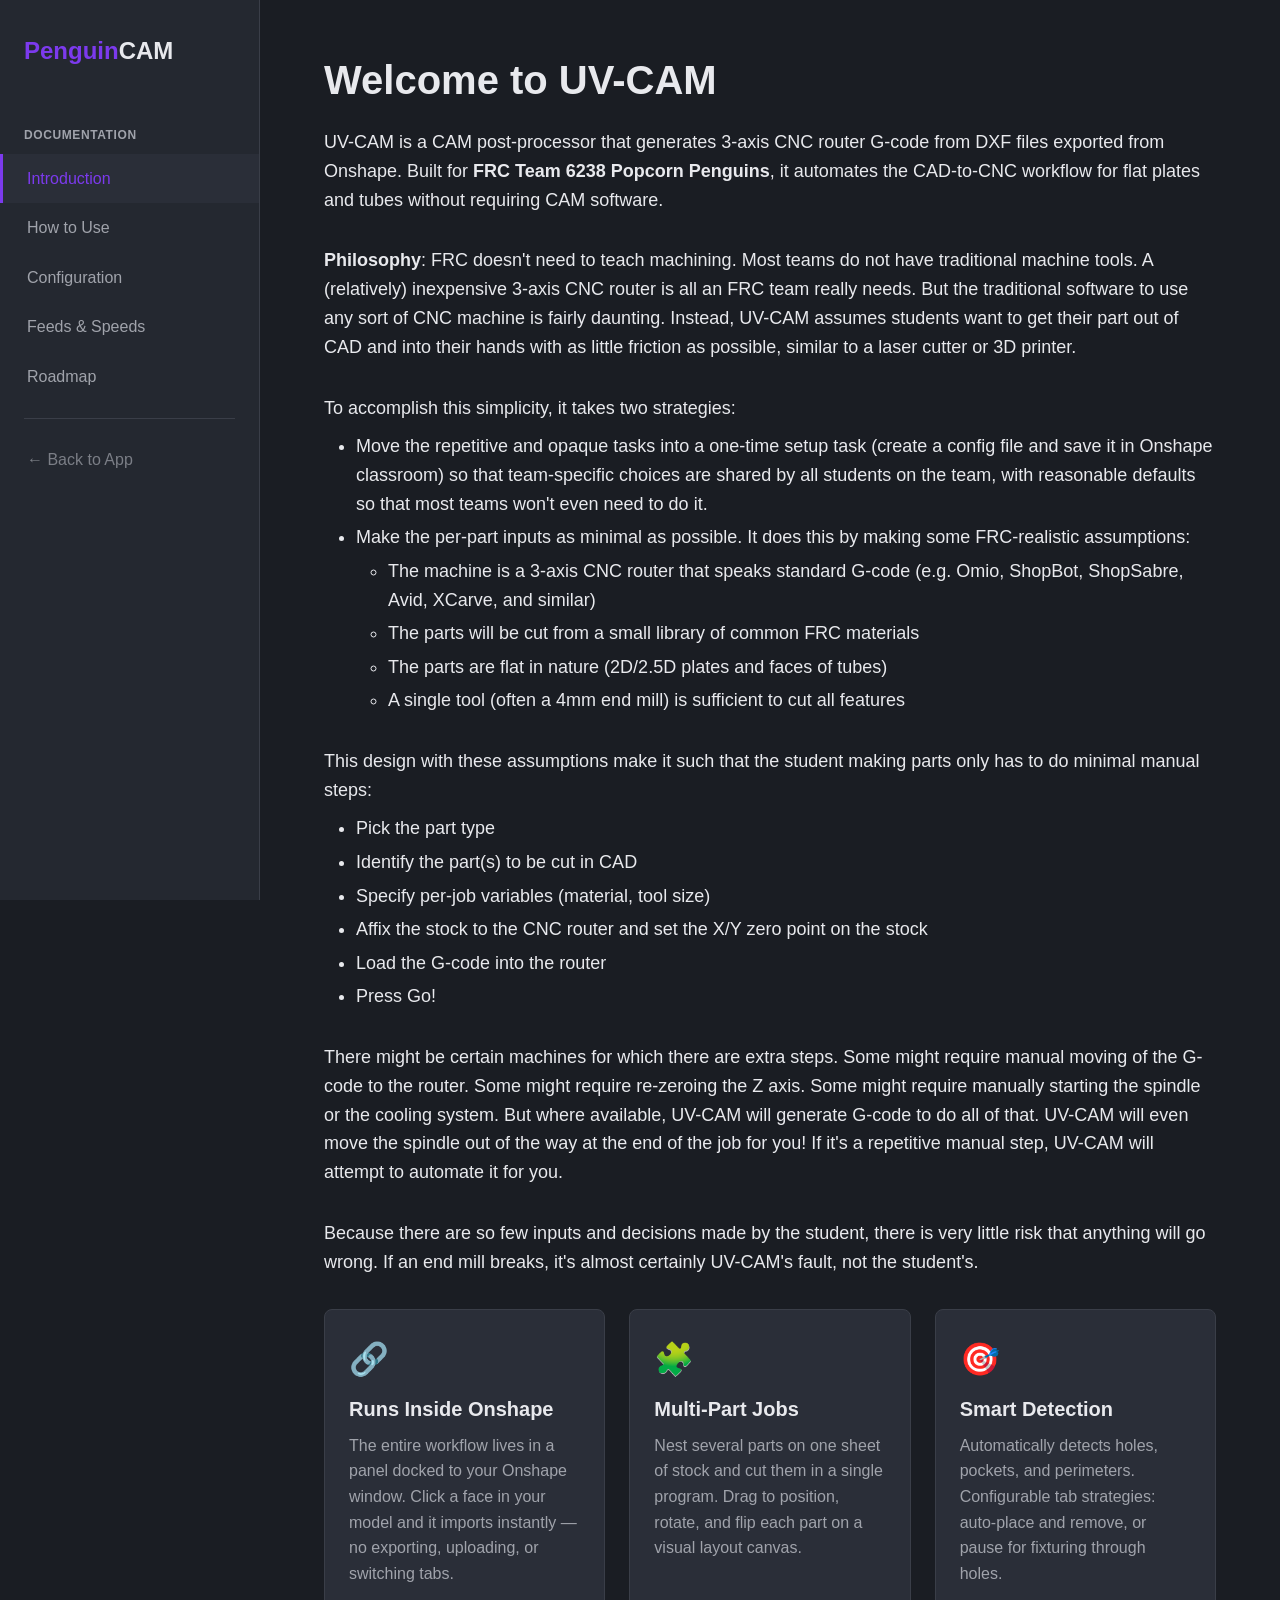
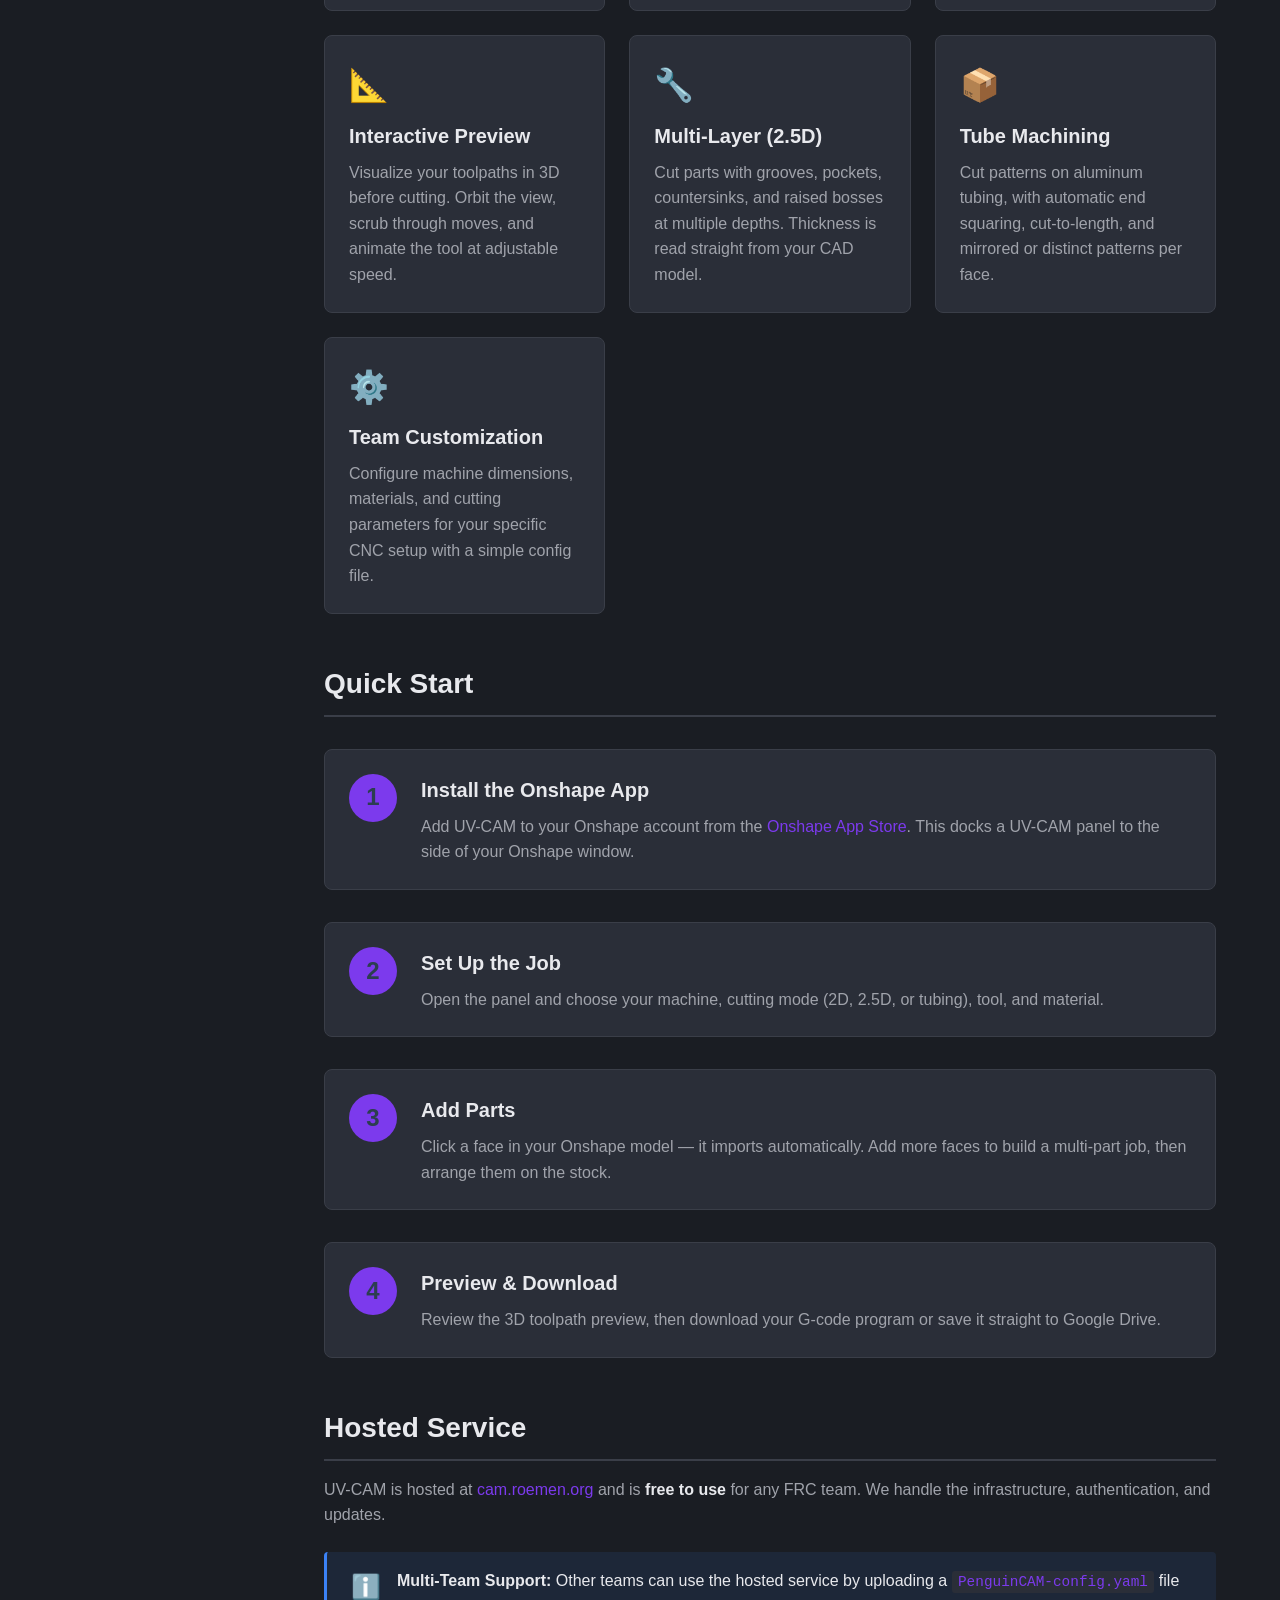
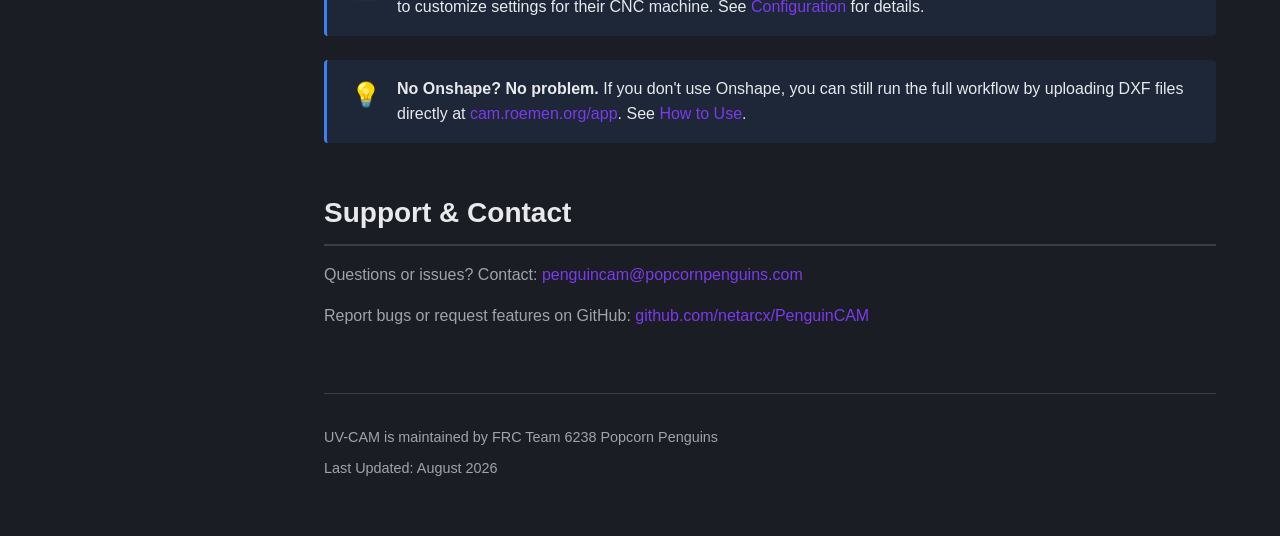
<file: static/docs/index.html>
<!DOCTYPE html>
<html lang="en">
<head>
    <meta charset="UTF-8">
    <meta name="viewport" content="width=device-width, initial-scale=1.0">
    <title>UV-CAM Documentation</title>
    <link rel="stylesheet" href="style.css">
</head>
<body>
    <nav class="sidebar">
        <div class="logo">
            <span class="accent">Penguin</span>CAM
        </div>
        <div class="nav-section">Documentation</div>
        <a href="index.html" class="active">Introduction</a>
        <a href="usage.html">How to Use</a>
        <a href="configuration.html">Configuration</a>
        <a href="feeds-speeds.html">Feeds &amp; Speeds</a>
        <a href="roadmap.html">Roadmap</a>
        <div class="nav-divider"></div>
        <a href="/" class="nav-external">← Back to App</a>
    </nav>

    <main class="content">
        <h1>Welcome to UV-CAM</h1>

        <p class="lead">
            UV-CAM is a CAM post-processor that generates 3-axis CNC router G-code from DXF files exported from Onshape.
            Built for <strong>FRC Team 6238 Popcorn Penguins</strong>, it automates the CAD-to-CNC workflow for flat plates and tubes without requiring CAM software.
        </p>

        <p class="lead">
            <strong>Philosophy</strong>: FRC doesn't need to teach machining. Most teams do not have traditional machine tools. A (relatively) inexpensive
            3-axis CNC router is all an FRC team really needs. But the traditional software to use any sort of CNC machine is fairly daunting. Instead,
            UV-CAM assumes students want to get their part out of CAD and into their hands with as little friction as possible,
            similar to a laser cutter or 3D printer.
        </p>

        <p class="lead lead-tight">To accomplish this simplicity, it takes two strategies:</p>
        <ul class="lead-list">
            <li>Move the repetitive and opaque tasks into a one-time setup task (create a config file and save it in Onshape classroom) so that team-specific
                choices are shared by all students on the team, with reasonable defaults so that most teams won't even need to do it.</li>
            <li>Make the per-part inputs as minimal as possible. It does this by making some FRC-realistic assumptions:
                <ul>
                    <li>The machine is a 3-axis CNC router that speaks standard G-code (e.g. Omio, ShopBot, ShopSabre, Avid, XCarve, and similar)</li>
                    <li>The parts will be cut from a small library of common FRC materials</li>
                    <li>The parts are flat in nature (2D/2.5D plates and faces of tubes)</li>
                    <li>A single tool (often a 4mm end mill) is sufficient to cut all features</li>
                </ul>
            </li>
        </ul>

        <p class="lead lead-tight">This design with these assumptions make it such that the student making parts only has to do minimal manual steps:</p>
        <ul class="lead-list">
            <li>Pick the part type</li>
            <li>Identify the part(s) to be cut in CAD</li>
            <li>Specify per-job variables (material, tool size)</li>
            <li>Affix the stock to the CNC router and set the X/Y zero point on the stock</li>
            <li>Load the G-code into the router</li>
            <li>Press Go!</li>
        </ul>

        <p class="lead">
            There might be certain machines for which there are extra steps. Some might require manual moving of the G-code to the router.
            Some might require re-zeroing the Z axis. Some might require manually starting the spindle or the cooling system. But where
            available, UV-CAM will generate G-code to do all of that. UV-CAM will even move the spindle out of the way at the end of
            the job for you! If it's a repetitive manual step, UV-CAM will attempt to automate it for you.
        </p>

        <p class="lead">
            Because there are so few inputs and decisions made by the student, there is very little risk that anything will go wrong. If
            an end mill breaks, it's almost certainly UV-CAM's fault, not the student's.
        </p>

        <div class="feature-grid">
            <div class="feature-card">
                <div class="feature-icon">🔗</div>
                <h3>Runs Inside Onshape</h3>
                <p>The entire workflow lives in a panel docked to your Onshape window. Click a face in your model and it imports instantly — no exporting, uploading, or switching tabs.</p>
            </div>

            <div class="feature-card">
                <div class="feature-icon">🧩</div>
                <h3>Multi-Part Jobs</h3>
                <p>Nest several parts on one sheet of stock and cut them in a single program. Drag to position, rotate, and flip each part on a visual layout canvas.</p>
            </div>

            <div class="feature-card">
                <div class="feature-icon">🎯</div>
                <h3>Smart Detection</h3>
                <p>Automatically detects holes, pockets, and perimeters. Configurable tab strategies: auto-place and remove, or pause for fixturing through holes.</p>
            </div>

            <div class="feature-card">
                <div class="feature-icon">📐</div>
                <h3>Interactive Preview</h3>
                <p>Visualize your toolpaths in 3D before cutting. Orbit the view, scrub through moves, and animate the tool at adjustable speed.</p>
            </div>

            <div class="feature-card">
                <div class="feature-icon">🔧</div>
                <h3>Multi-Layer (2.5D)</h3>
                <p>Cut parts with grooves, pockets, countersinks, and raised bosses at multiple depths. Thickness is read straight from your CAD model.</p>
            </div>

            <div class="feature-card">
                <div class="feature-icon">📦</div>
                <h3>Tube Machining</h3>
                <p>Cut patterns on aluminum tubing, with automatic end squaring, cut-to-length, and mirrored or distinct patterns per face.</p>
            </div>

            <div class="feature-card">
                <div class="feature-icon">⚙️</div>
                <h3>Team Customization</h3>
                <p>Configure machine dimensions, materials, and cutting parameters for your specific CNC setup with a simple config file.</p>
            </div>
        </div>

        <h2>Quick Start</h2>

        <div class="step-list">
            <div class="step">
                <div class="step-number">1</div>
                <div class="step-content">
                    <h3>Install the Onshape App</h3>
                    <p>
                        Add UV-CAM to your Onshape account from the
                        <a href="https://cad.onshape.com/appstore/apps/CAM/6939eaf505d3df4aeac54600" target="_blank">Onshape App Store</a>.
                        This docks a UV-CAM panel to the side of your Onshape window.
                    </p>
                </div>
            </div>

            <div class="step">
                <div class="step-number">2</div>
                <div class="step-content">
                    <h3>Set Up the Job</h3>
                    <p>Open the panel and choose your machine, cutting mode (2D, 2.5D, or tubing), tool, and material.</p>
                </div>
            </div>

            <div class="step">
                <div class="step-number">3</div>
                <div class="step-content">
                    <h3>Add Parts</h3>
                    <p>Click a face in your Onshape model — it imports automatically. Add more faces to build a multi-part job, then arrange them on the stock.</p>
                </div>
            </div>

            <div class="step">
                <div class="step-number">4</div>
                <div class="step-content">
                    <h3>Preview &amp; Download</h3>
                    <p>Review the 3D toolpath preview, then download your G-code program or save it straight to Google Drive.</p>
                </div>
            </div>
        </div>

        <h2>Hosted Service</h2>

        <p>
            UV-CAM is hosted at <a href="https://cam.roemen.org">cam.roemen.org</a>
            and is <strong>free to use</strong> for any FRC team. We handle the infrastructure, authentication, and updates.
        </p>

        <div class="info-box">
            <div class="info-icon">ℹ️</div>
            <div>
                <strong>Multi-Team Support:</strong> Other teams can use the hosted service by uploading a
                <code>PenguinCAM-config.yaml</code> file to customize settings for their CNC machine.
                See <a href="configuration.html">Configuration</a> for details.
            </div>
        </div>

        <div class="info-box">
            <div class="info-icon">💡</div>
            <div>
                <strong>No Onshape? No problem.</strong> If you don't use Onshape, you can still run the full
                workflow by uploading DXF files directly at
                <a href="https://cam.roemen.org/app">cam.roemen.org/app</a>.
                See <a href="usage.html">How to Use</a>.
            </div>
        </div>

        <h2>Support & Contact</h2>

        <p>
            Questions or issues? Contact: <a href="mailto:penguincam@popcornpenguins.com">penguincam@popcornpenguins.com</a>
        </p>

        <p>
            Report bugs or request features on GitHub:
            <a href="https://github.com/netarcx/PenguinCAM/issues" target="_blank">github.com/netarcx/PenguinCAM</a>
        </p>

        <footer>
            <p>UV-CAM is maintained by FRC Team 6238 Popcorn Penguins</p>
            <p>Last Updated: August 2026</p>
        </footer>
    </main>
</body>
</html>
</file>
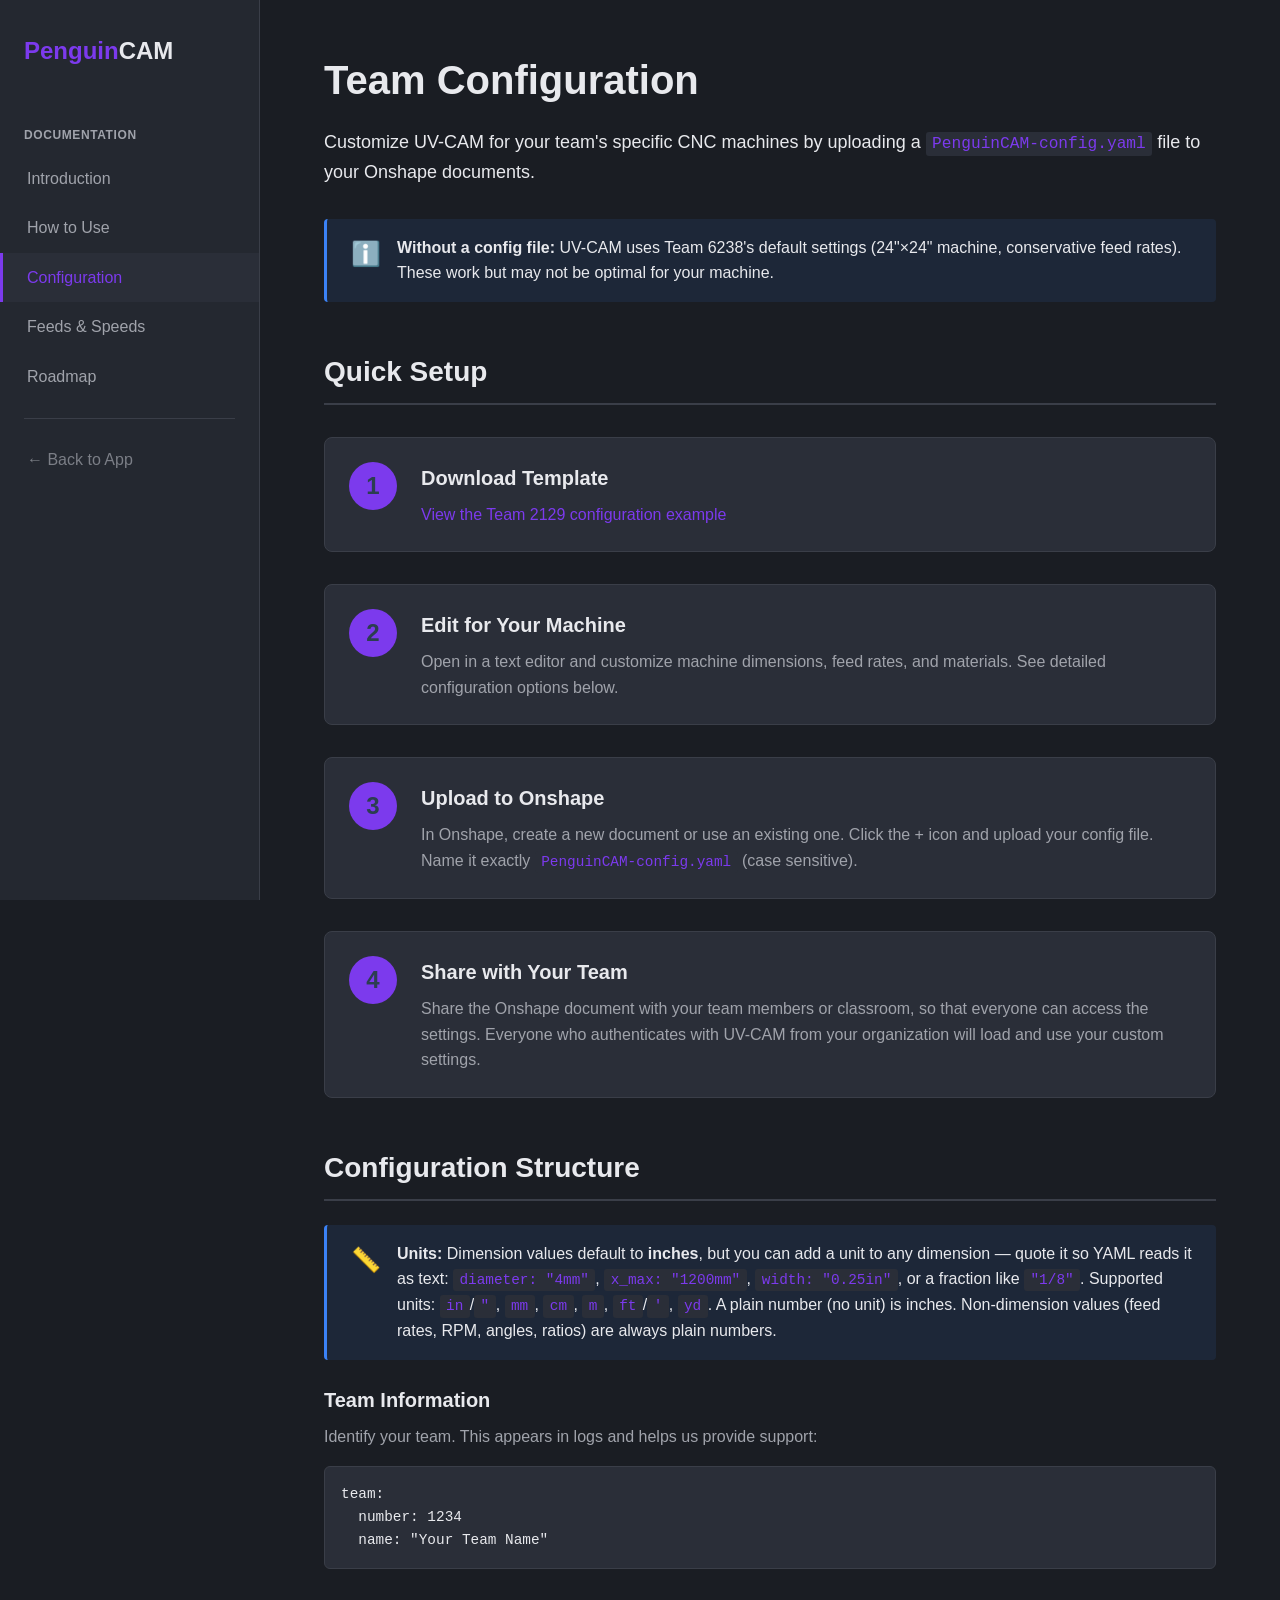
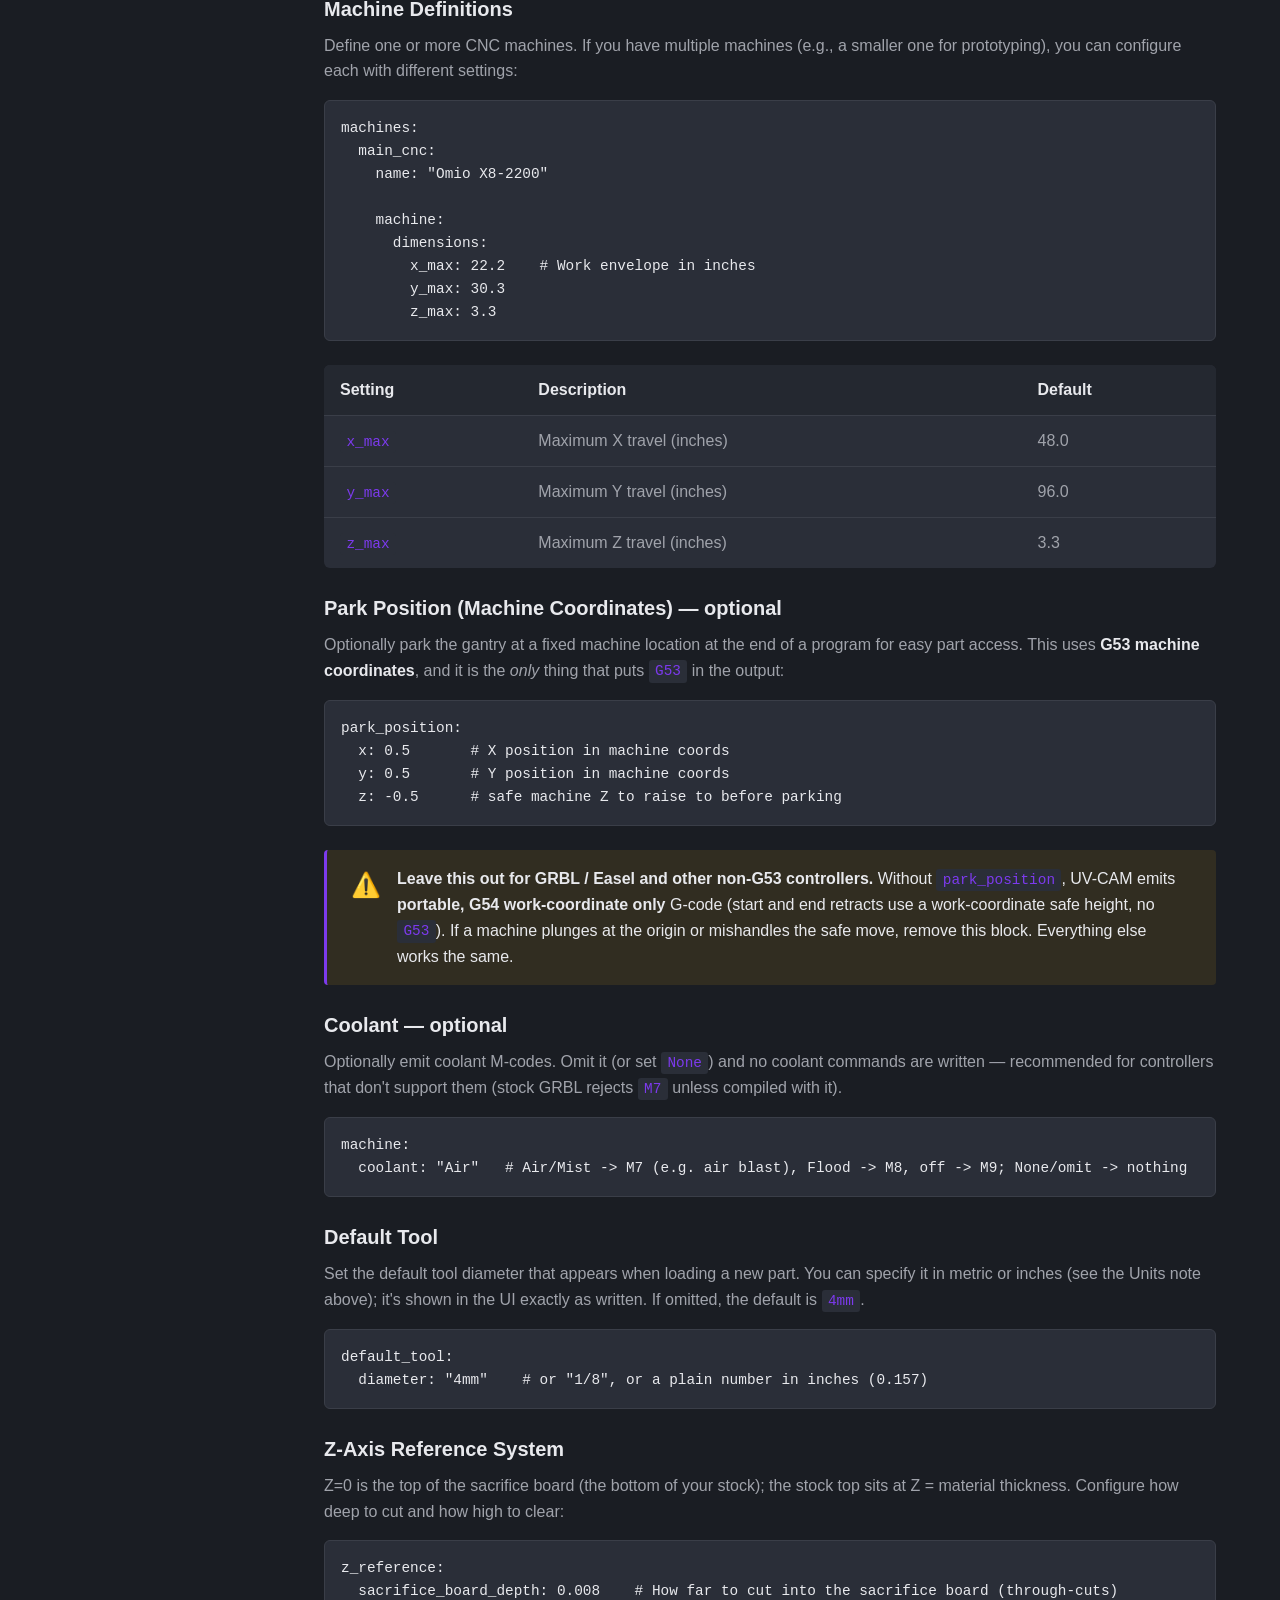
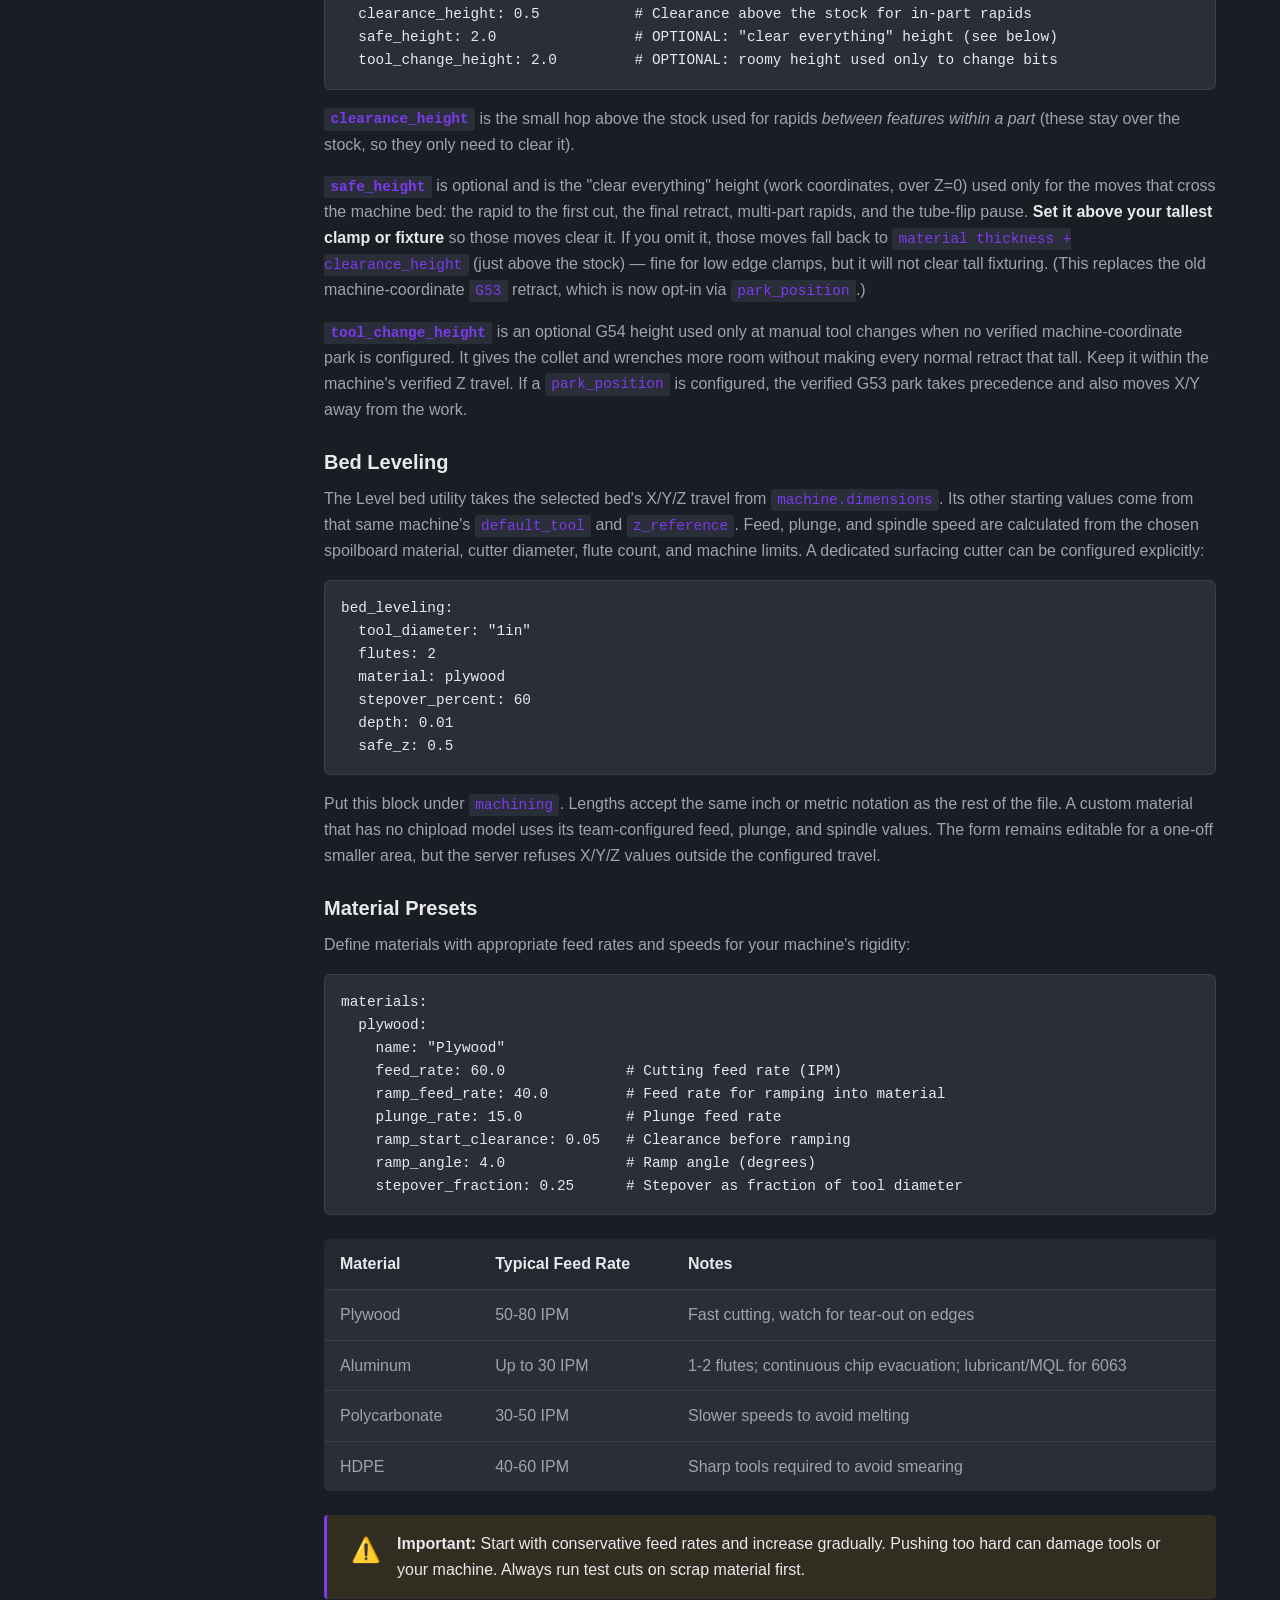
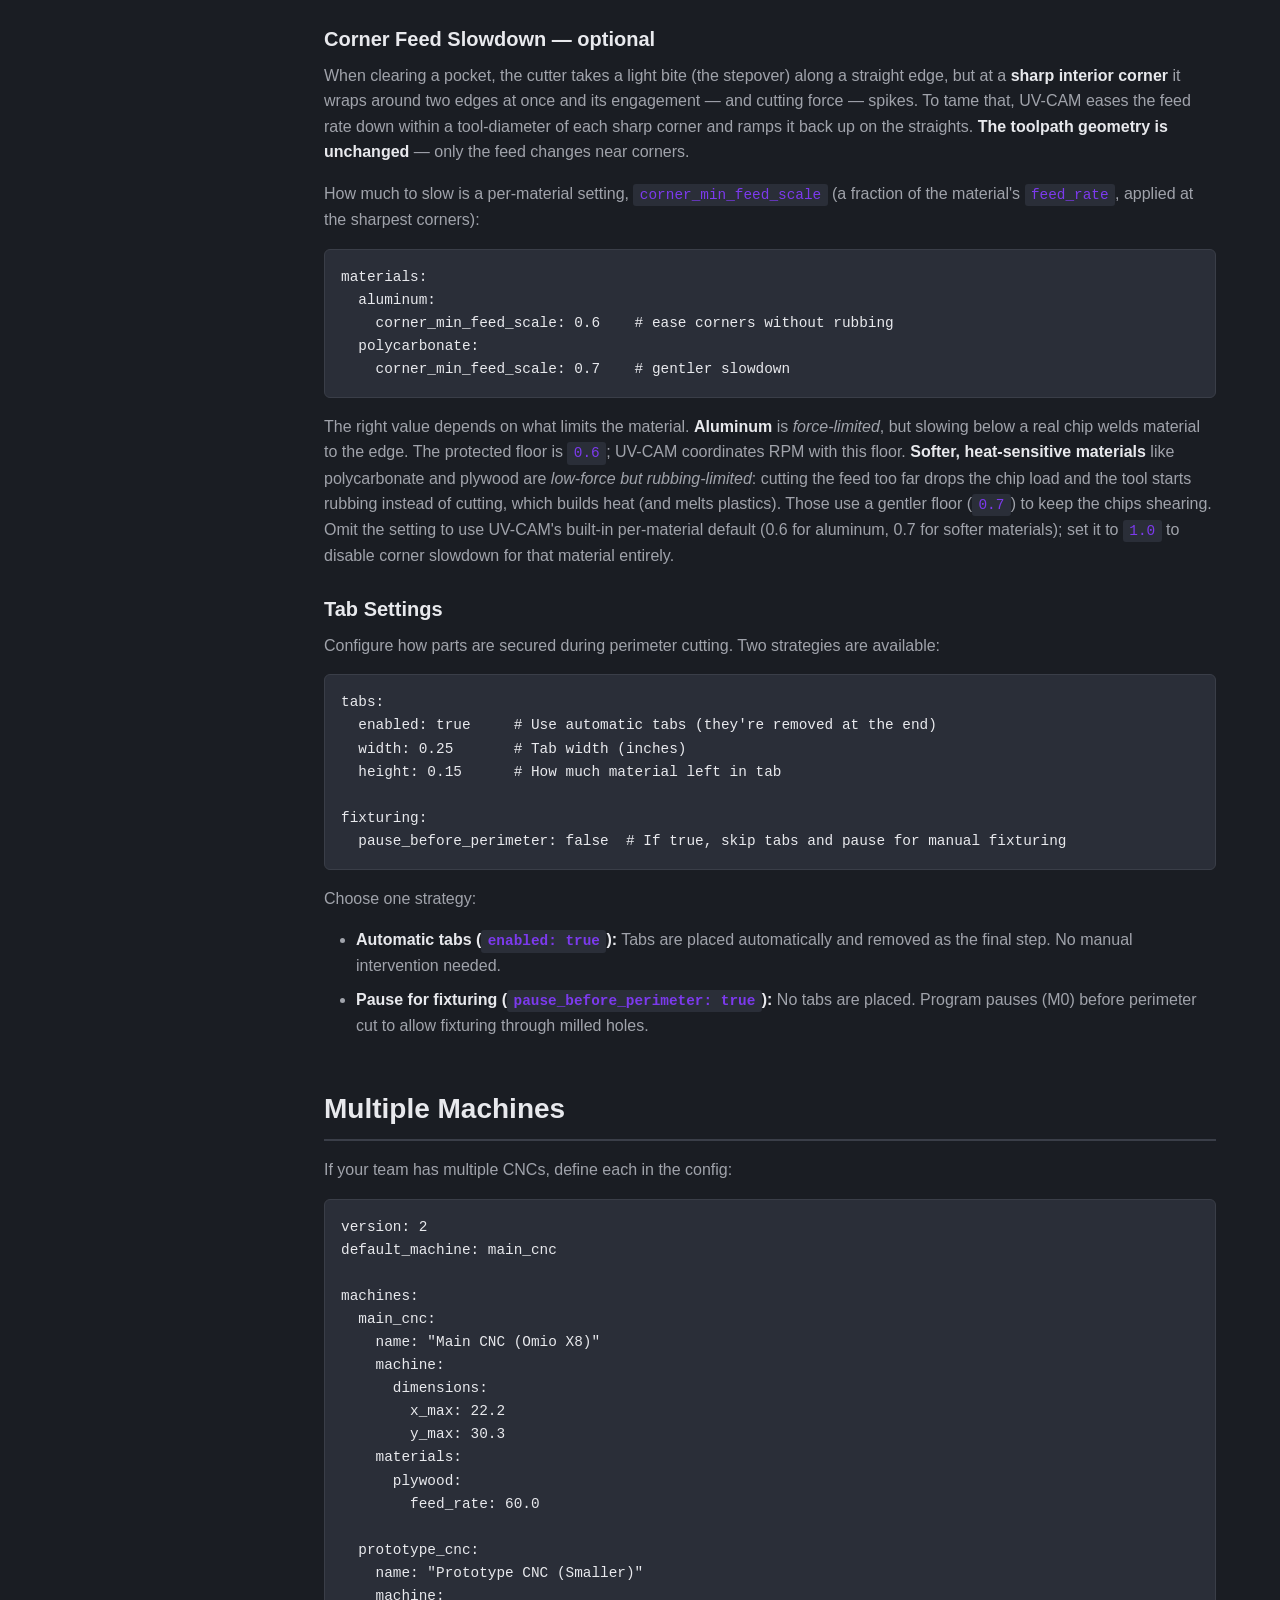
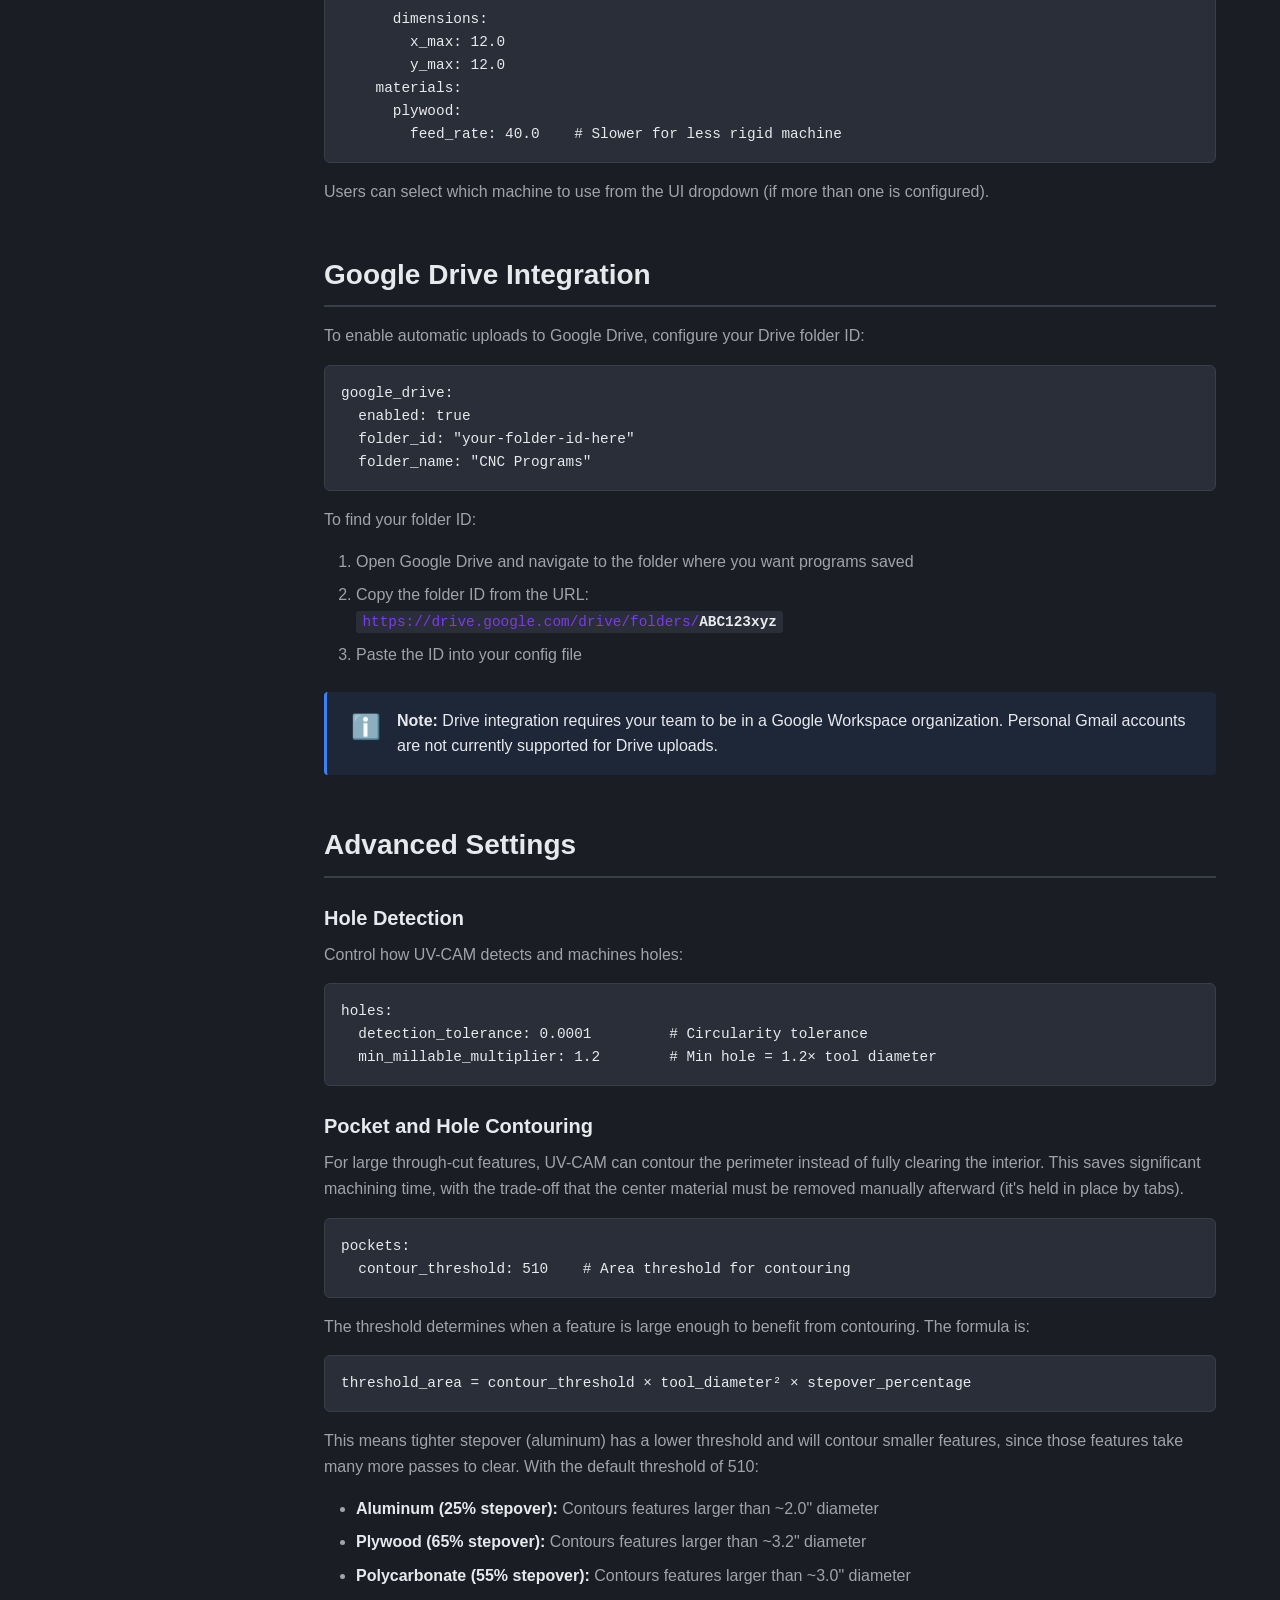
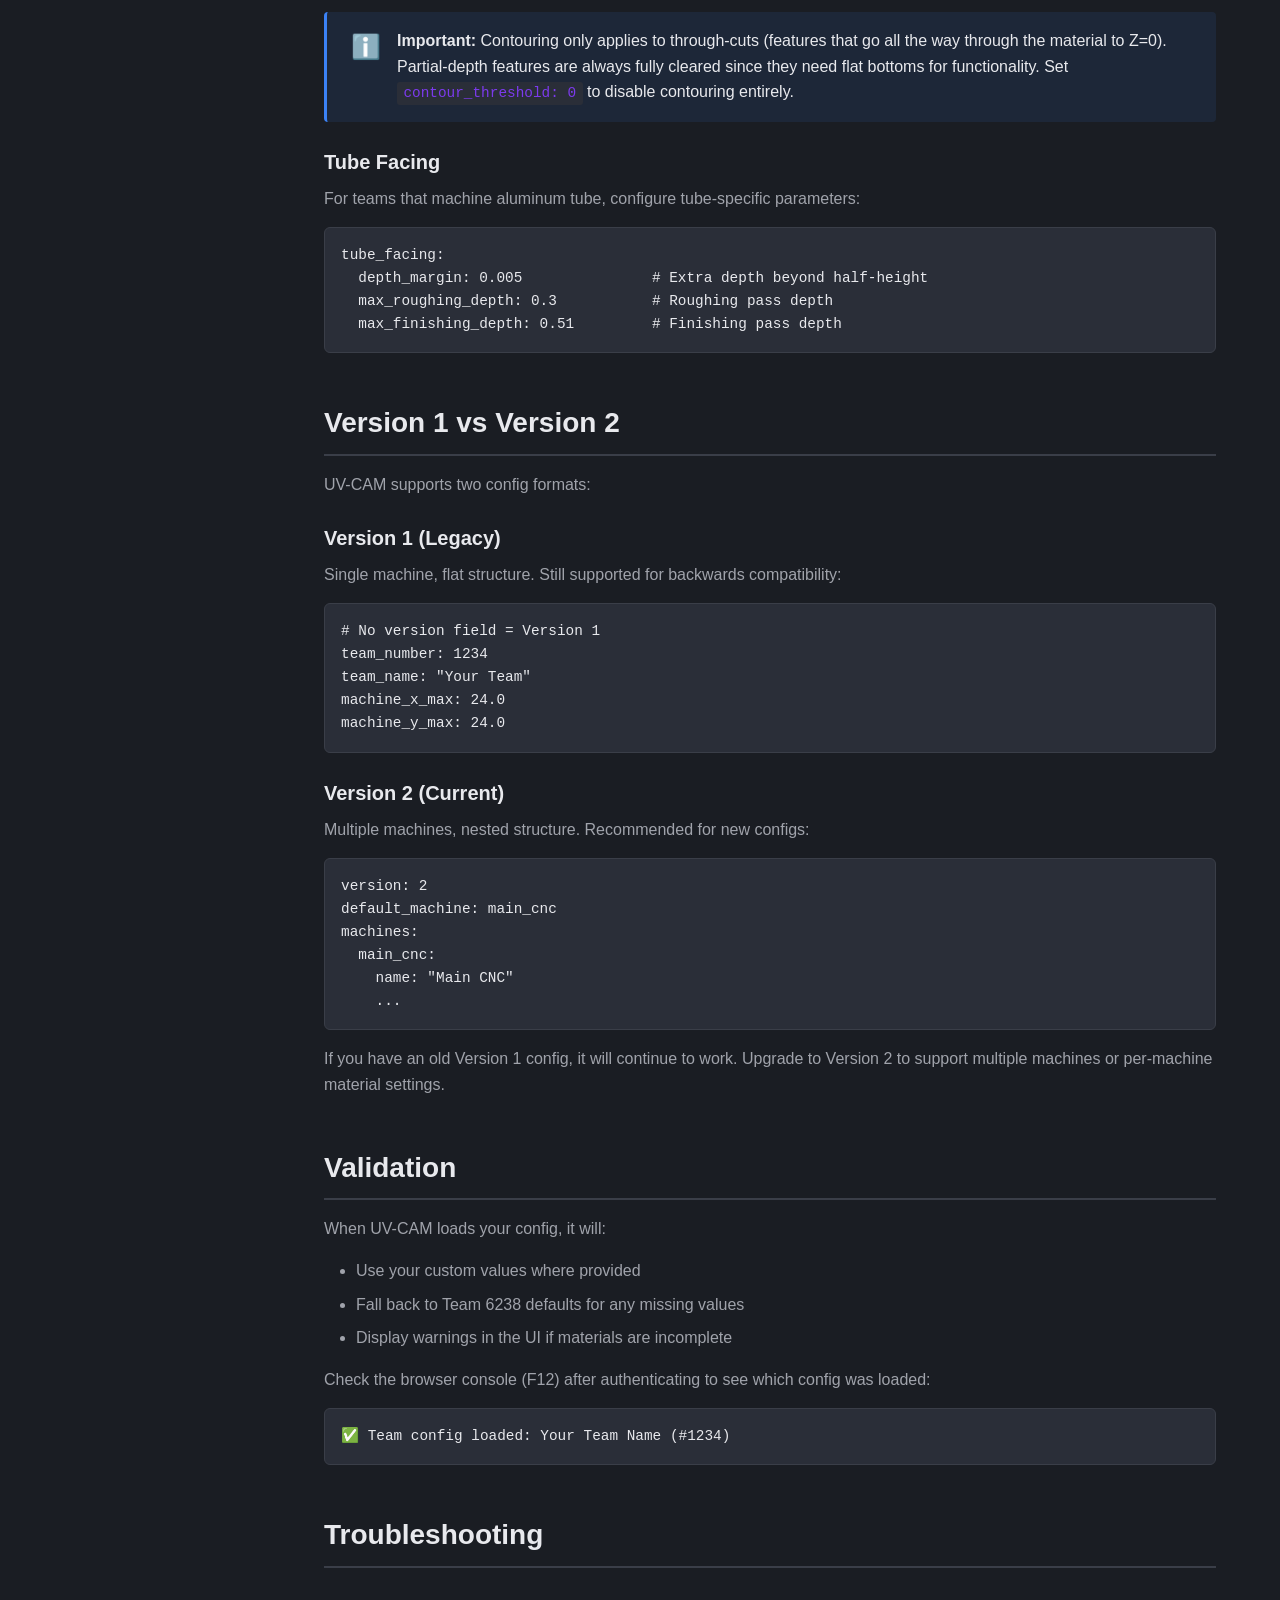
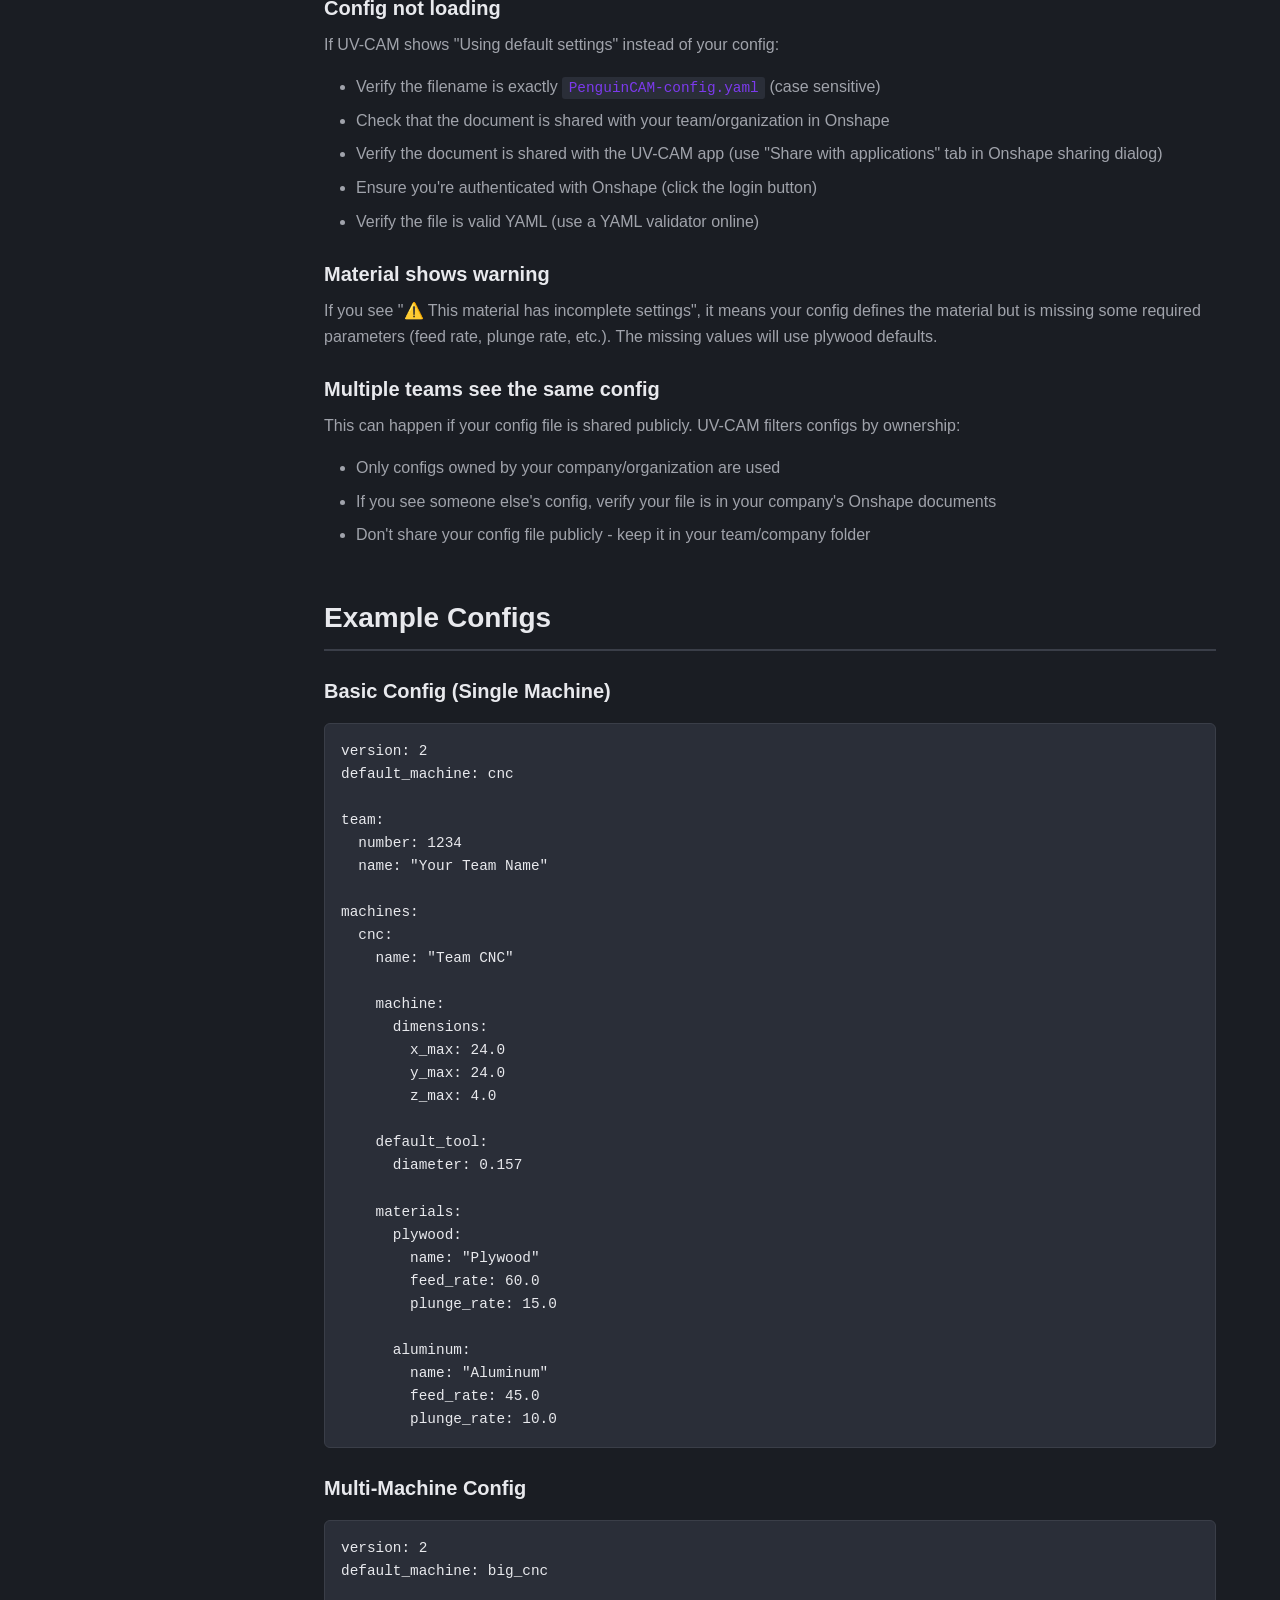
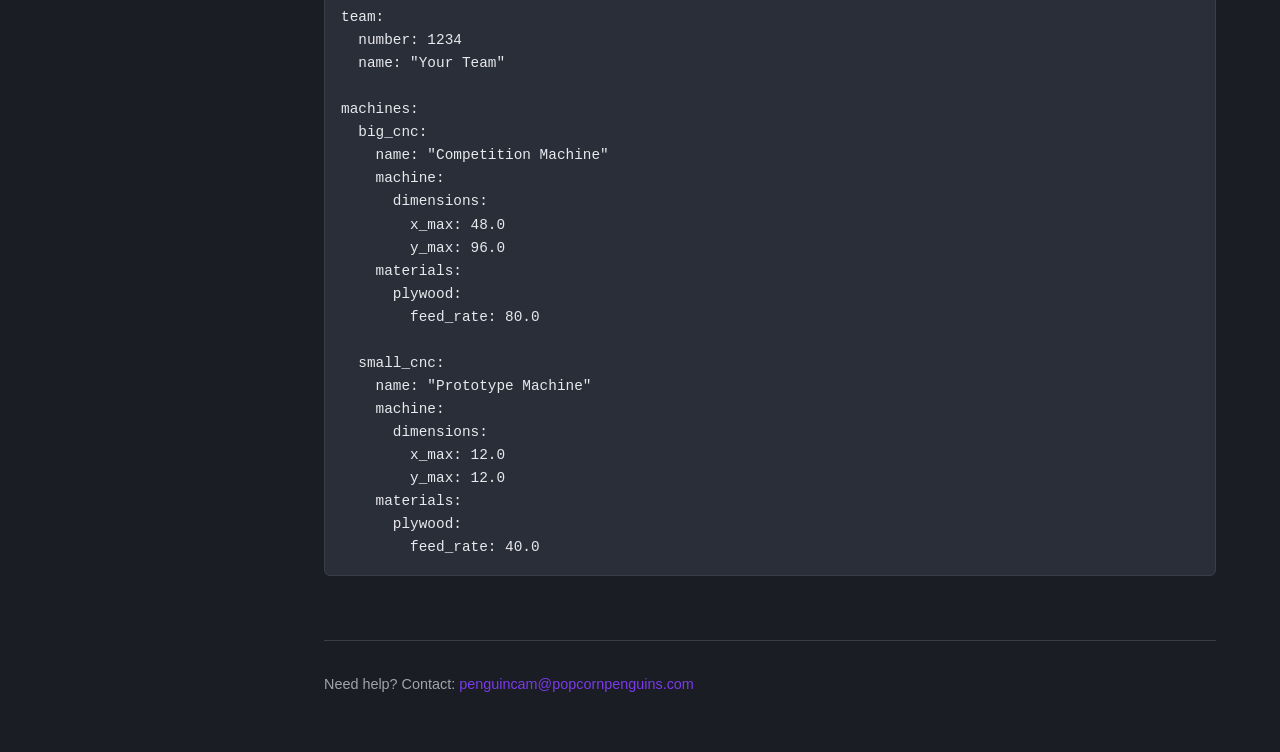
<file: static/docs/configuration.html>
<!DOCTYPE html>
<html lang="en">
<head>
    <meta charset="UTF-8">
    <meta name="viewport" content="width=device-width, initial-scale=1.0">
    <title>Configuration - UV-CAM Documentation</title>
    <link rel="stylesheet" href="style.css">
</head>
<body>
    <nav class="sidebar">
        <div class="logo">
            <span class="accent">Penguin</span>CAM
        </div>
        <div class="nav-section">Documentation</div>
        <a href="index.html">Introduction</a>
        <a href="usage.html">How to Use</a>
        <a href="configuration.html" class="active">Configuration</a>
        <a href="feeds-speeds.html">Feeds &amp; Speeds</a>
        <a href="roadmap.html">Roadmap</a>
        <div class="nav-divider"></div>
        <a href="/" class="nav-external">← Back to App</a>
    </nav>

    <main class="content">
        <h1>Team Configuration</h1>

        <p class="lead">
            Customize UV-CAM for your team's specific CNC machines by uploading a
            <code>PenguinCAM-config.yaml</code> file to your Onshape documents.
        </p>

        <div class="info-box">
            <div class="info-icon">ℹ️</div>
            <div>
                <strong>Without a config file:</strong> UV-CAM uses Team 6238's default settings
                (24"×24" machine, conservative feed rates). These work but may not be optimal for your machine.
            </div>
        </div>

        <h2>Quick Setup</h2>

        <div class="step-list">
            <div class="step">
                <div class="step-number">1</div>
                <div class="step-content">
                    <h3>Download Template</h3>
                    <p>
                        <a href="https://github.com/netarcx/PenguinCAM/blob/uvcam/PenguinCAM-config-2129.yaml">View the Team 2129 configuration example</a>
                    </p>
                </div>
            </div>

            <div class="step">
                <div class="step-number">2</div>
                <div class="step-content">
                    <h3>Edit for Your Machine</h3>
                    <p>
                        Open in a text editor and customize machine dimensions, feed rates, and materials.
                        See detailed configuration options below.
                    </p>
                </div>
            </div>

            <div class="step">
                <div class="step-number">3</div>
                <div class="step-content">
                    <h3>Upload to Onshape</h3>
                    <p>
                        In Onshape, create a new document or use an existing one. Click the + icon and upload your
                        config file. Name it exactly <code>PenguinCAM-config.yaml</code> (case sensitive).
                    </p>
                </div>
            </div>

            <div class="step">
                <div class="step-number">4</div>
                <div class="step-content">
                    <h3>Share with Your Team</h3>
                    <p>
                        Share the Onshape document with your team members or classroom, so that everyone can access the settings.
                        Everyone who authenticates with UV-CAM from your organization will load and use your custom settings.
                    </p>
                </div>
            </div>
        </div>

        <h2>Configuration Structure</h2>

        <div class="info-box">
            <div class="info-icon">📏</div>
            <div>
                <strong>Units:</strong> Dimension values default to <strong>inches</strong>, but you can add a
                unit to any dimension &mdash; quote it so YAML reads it as text:
                <code>diameter: "4mm"</code>, <code>x_max: "1200mm"</code>, <code>width: "0.25in"</code>, or a
                fraction like <code>"1/8"</code>. Supported units: <code>in</code>/<code>"</code>,
                <code>mm</code>, <code>cm</code>, <code>m</code>, <code>ft</code>/<code>'</code>, <code>yd</code>.
                A plain number (no unit) is inches. Non-dimension values (feed rates, RPM, angles, ratios) are
                always plain numbers.
            </div>
        </div>

        <h3>Team Information</h3>
        <p>
            Identify your team. This appears in logs and helps us provide support:
        </p>
        <pre><code>team:
  number: 1234
  name: "Your Team Name"</code></pre>

        <h3>Machine Definitions</h3>
        <p>
            Define one or more CNC machines. If you have multiple machines (e.g., a smaller one for prototyping),
            you can configure each with different settings:
        </p>

        <pre><code>machines:
  main_cnc:
    name: "Omio X8-2200"

    machine:
      dimensions:
        x_max: 22.2    # Work envelope in inches
        y_max: 30.3
        z_max: 3.3</code></pre>

        <table>
            <thead>
                <tr>
                    <th>Setting</th>
                    <th>Description</th>
                    <th>Default</th>
                </tr>
            </thead>
            <tbody>
                <tr>
                    <td><code>x_max</code></td>
                    <td>Maximum X travel (inches)</td>
                    <td>48.0</td>
                </tr>
                <tr>
                    <td><code>y_max</code></td>
                    <td>Maximum Y travel (inches)</td>
                    <td>96.0</td>
                </tr>
                <tr>
                    <td><code>z_max</code></td>
                    <td>Maximum Z travel (inches)</td>
                    <td>3.3</td>
                </tr>
            </tbody>
        </table>

        <h3>Park Position (Machine Coordinates) &mdash; optional</h3>
        <p>
            Optionally park the gantry at a fixed machine location at the end of a program for
            easy part access. This uses <strong>G53 machine coordinates</strong>, and it is the
            <em>only</em> thing that puts <code>G53</code> in the output:
        </p>
        <pre><code>park_position:
  x: 0.5       # X position in machine coords
  y: 0.5       # Y position in machine coords
  z: -0.5      # safe machine Z to raise to before parking</code></pre>

        <div class="warning-box info-box">
            <div class="info-icon">⚠️</div>
            <div>
                <strong>Leave this out for GRBL / Easel and other non-G53 controllers.</strong>
                Without <code>park_position</code>, UV-CAM emits <strong>portable, G54 work-coordinate
                only</strong> G-code (start and end retracts use a work-coordinate safe height, no
                <code>G53</code>). If a machine plunges at the origin or mishandles the safe move, remove
                this block. Everything else works the same.
            </div>
        </div>

        <h3>Coolant &mdash; optional</h3>
        <p>
            Optionally emit coolant M-codes. Omit it (or set <code>None</code>) and no coolant commands
            are written &mdash; recommended for controllers that don't support them (stock GRBL rejects
            <code>M7</code> unless compiled with it).
        </p>
        <pre><code>machine:
  coolant: "Air"   # Air/Mist -> M7 (e.g. air blast), Flood -> M8, off -> M9; None/omit -> nothing</code></pre>

        <h3>Default Tool</h3>
        <p>
            Set the default tool diameter that appears when loading a new part. You can specify it in metric or
            inches (see the Units note above); it's shown in the UI exactly as written. If omitted, the
            default is <code>4mm</code>.
        </p>
        <pre><code>default_tool:
  diameter: "4mm"    # or "1/8", or a plain number in inches (0.157)</code></pre>

        <h3>Z-Axis Reference System</h3>
        <p>
            Z=0 is the top of the sacrifice board (the bottom of your stock); the stock top
            sits at Z = material thickness. Configure how deep to cut and how high to clear:
        </p>
        <pre><code>z_reference:
  sacrifice_board_depth: 0.008    # How far to cut into the sacrifice board (through-cuts)
  clearance_height: 0.5           # Clearance above the stock for in-part rapids
  safe_height: 2.0                # OPTIONAL: "clear everything" height (see below)
  tool_change_height: 2.0         # OPTIONAL: roomy height used only to change bits</code></pre>
        <p>
            <strong><code>clearance_height</code></strong> is the small hop above the stock used
            for rapids <em>between features within a part</em> (these stay over the stock, so they
            only need to clear it).
        </p>
        <p>
            <strong><code>safe_height</code></strong> is optional and is the "clear everything"
            height (work coordinates, over Z=0) used only for the moves that cross the machine
            bed: the rapid to the first cut, the final retract, multi-part rapids, and the
            tube-flip pause. <strong>Set it above your tallest clamp or fixture</strong> so those
            moves clear it. If you omit it, those moves fall back to
            <code>material thickness + clearance_height</code> (just above the stock) &mdash; fine
            for low edge clamps, but it will not clear tall fixturing. (This replaces the old
            machine-coordinate <code>G53</code> retract, which is now opt-in via
            <code>park_position</code>.)
        </p>
        <p>
            <strong><code>tool_change_height</code></strong> is an optional G54 height used
            only at manual tool changes when no verified machine-coordinate park is configured.
            It gives the collet and wrenches more room without making every normal retract that
            tall. Keep it within the machine's verified Z travel. If a
            <code>park_position</code> is configured, the verified G53 park takes precedence and
            also moves X/Y away from the work.
        </p>

        <h3>Bed Leveling</h3>
        <p>
            The Level bed utility takes the selected bed's X/Y/Z travel from
            <code>machine.dimensions</code>. Its other starting values come from that same
            machine's <code>default_tool</code> and <code>z_reference</code>. Feed, plunge,
            and spindle speed are calculated from the chosen spoilboard material, cutter
            diameter, flute count, and machine limits. A dedicated surfacing cutter can
            be configured explicitly:
        </p>
        <pre><code>bed_leveling:
  tool_diameter: "1in"
  flutes: 2
  material: plywood
  stepover_percent: 60
  depth: 0.01
  safe_z: 0.5</code></pre>
        <p>
            Put this block under <code>machining</code>. Lengths accept the same inch or
            metric notation as the rest of the file. A custom material that has no
            chipload model uses its team-configured feed, plunge, and spindle values.
            The form remains editable for a
            one-off smaller area, but the server refuses X/Y/Z values outside the
            configured travel.
        </p>

        <h3>Material Presets</h3>
        <p>
            Define materials with appropriate feed rates and speeds for your machine's rigidity:
        </p>

        <pre><code>materials:
  plywood:
    name: "Plywood"
    feed_rate: 60.0              # Cutting feed rate (IPM)
    ramp_feed_rate: 40.0         # Feed rate for ramping into material
    plunge_rate: 15.0            # Plunge feed rate
    ramp_start_clearance: 0.05   # Clearance before ramping
    ramp_angle: 4.0              # Ramp angle (degrees)
    stepover_fraction: 0.25      # Stepover as fraction of tool diameter</code></pre>

        <table>
            <thead>
                <tr>
                    <th>Material</th>
                    <th>Typical Feed Rate</th>
                    <th>Notes</th>
                </tr>
            </thead>
            <tbody>
                <tr>
                    <td>Plywood</td>
                    <td>50-80 IPM</td>
                    <td>Fast cutting, watch for tear-out on edges</td>
                </tr>
                <tr>
                    <td>Aluminum</td>
                    <td>Up to 30 IPM</td>
                    <td>1-2 flutes; continuous chip evacuation; lubricant/MQL for 6063</td>
                </tr>
                <tr>
                    <td>Polycarbonate</td>
                    <td>30-50 IPM</td>
                    <td>Slower speeds to avoid melting</td>
                </tr>
                <tr>
                    <td>HDPE</td>
                    <td>40-60 IPM</td>
                    <td>Sharp tools required to avoid smearing</td>
                </tr>
            </tbody>
        </table>

        <div class="warning-box info-box">
            <div class="info-icon">⚠️</div>
            <div>
                <strong>Important:</strong> Start with conservative feed rates and increase gradually.
                Pushing too hard can damage tools or your machine. Always run test cuts on scrap material first.
            </div>
        </div>

        <h3>Corner Feed Slowdown &mdash; optional</h3>
        <p>
            When clearing a pocket, the cutter takes a light bite (the stepover) along a straight edge, but
            at a <strong>sharp interior corner</strong> it wraps around two edges at once and its engagement
            &mdash; and cutting force &mdash; spikes. To tame that, UV-CAM eases the feed rate down within
            a tool-diameter of each sharp corner and ramps it back up on the straights. <strong>The toolpath
            geometry is unchanged</strong> &mdash; only the feed changes near corners.
        </p>
        <p>
            How much to slow is a per-material setting, <code>corner_min_feed_scale</code> (a fraction of the
            material's <code>feed_rate</code>, applied at the sharpest corners):
        </p>
        <pre><code>materials:
  aluminum:
    corner_min_feed_scale: 0.6    # ease corners without rubbing
  polycarbonate:
    corner_min_feed_scale: 0.7    # gentler slowdown</code></pre>
        <p>
            The right value depends on what limits the material. <strong>Aluminum</strong> is
            <em>force-limited</em>, but slowing below a real chip welds material to the edge. The protected
            floor is <code>0.6</code>; UV-CAM coordinates RPM with this floor. <strong>Softer, heat-sensitive materials</strong>
            like polycarbonate and plywood are <em>low-force but rubbing-limited</em>: cutting the feed too far
            drops the chip load and the tool starts rubbing instead of cutting, which builds heat (and melts
            plastics). Those use a gentler floor (<code>0.7</code>) to keep the chips shearing. Omit the setting
            to use UV-CAM's built-in per-material default (0.6 for aluminum, 0.7 for softer materials); set
            it to <code>1.0</code> to disable corner slowdown for that material entirely.
        </p>

        <h3>Tab Settings</h3>
        <p>
            Configure how parts are secured during perimeter cutting. Two strategies are available:
        </p>
        <pre><code>tabs:
  enabled: true     # Use automatic tabs (they're removed at the end)
  width: 0.25       # Tab width (inches)
  height: 0.15      # How much material left in tab

fixturing:
  pause_before_perimeter: false  # If true, skip tabs and pause for manual fixturing</code></pre>
        <p>
            Choose one strategy:
        </p>
        <ul>
            <li><strong>Automatic tabs (<code>enabled: true</code>):</strong> Tabs are placed automatically and removed as the final step. No manual intervention needed.</li>
            <li><strong>Pause for fixturing (<code>pause_before_perimeter: true</code>):</strong> No tabs are placed. Program pauses (M0) before perimeter cut to allow fixturing through milled holes.</li>
        </ul>

        <h2>Multiple Machines</h2>

        <p>
            If your team has multiple CNCs, define each in the config:
        </p>

        <pre><code>version: 2
default_machine: main_cnc

machines:
  main_cnc:
    name: "Main CNC (Omio X8)"
    machine:
      dimensions:
        x_max: 22.2
        y_max: 30.3
    materials:
      plywood:
        feed_rate: 60.0

  prototype_cnc:
    name: "Prototype CNC (Smaller)"
    machine:
      dimensions:
        x_max: 12.0
        y_max: 12.0
    materials:
      plywood:
        feed_rate: 40.0    # Slower for less rigid machine</code></pre>

        <p>
            Users can select which machine to use from the UI dropdown (if more than one is configured).
        </p>

        <h2>Google Drive Integration</h2>

        <p>
            To enable automatic uploads to Google Drive, configure your Drive folder ID:
        </p>

        <pre><code>google_drive:
  enabled: true
  folder_id: "your-folder-id-here"
  folder_name: "CNC Programs"</code></pre>

        <p>
            To find your folder ID:
        </p>
        <ol>
            <li>Open Google Drive and navigate to the folder where you want programs saved</li>
            <li>Copy the folder ID from the URL:<br>
                <code>https://drive.google.com/drive/folders/<strong>ABC123xyz</strong></code>
            </li>
            <li>Paste the ID into your config file</li>
        </ol>

        <div class="info-box">
            <div class="info-icon">ℹ️</div>
            <div>
                <strong>Note:</strong> Drive integration requires your team to be in a Google Workspace organization.
                Personal Gmail accounts are not currently supported for Drive uploads.
            </div>
        </div>

        <h2>Advanced Settings</h2>

        <h3>Hole Detection</h3>
        <p>
            Control how UV-CAM detects and machines holes:
        </p>
        <pre><code>holes:
  detection_tolerance: 0.0001         # Circularity tolerance
  min_millable_multiplier: 1.2        # Min hole = 1.2× tool diameter</code></pre>

        <h3>Pocket and Hole Contouring</h3>
        <p>
            For large through-cut features, UV-CAM can contour the perimeter instead of fully clearing
            the interior. This saves significant machining time, with the trade-off that the center material
            must be removed manually afterward (it's held in place by tabs).
        </p>
        <pre><code>pockets:
  contour_threshold: 510    # Area threshold for contouring</code></pre>
        <p>
            The threshold determines when a feature is large enough to benefit from contouring. The formula is:
        </p>
        <pre><code>threshold_area = contour_threshold × tool_diameter² × stepover_percentage</code></pre>
        <p>
            This means tighter stepover (aluminum) has a lower threshold and will contour smaller features, since
            those features take many more passes to clear. With the default threshold of 510:
        </p>
        <ul>
            <li><strong>Aluminum (25% stepover):</strong> Contours features larger than ~2.0" diameter</li>
            <li><strong>Plywood (65% stepover):</strong> Contours features larger than ~3.2" diameter</li>
            <li><strong>Polycarbonate (55% stepover):</strong> Contours features larger than ~3.0" diameter</li>
        </ul>
        <div class="info-box">
            <div class="info-icon">ℹ️</div>
            <div>
                <strong>Important:</strong> Contouring only applies to through-cuts (features that go all the way
                through the material to Z=0). Partial-depth features are always fully cleared since they need
                flat bottoms for functionality. Set <code>contour_threshold: 0</code> to disable contouring entirely.
            </div>
        </div>

        <h3>Tube Facing</h3>
        <p>
            For teams that machine aluminum tube, configure tube-specific parameters:
        </p>
        <pre><code>tube_facing:
  depth_margin: 0.005               # Extra depth beyond half-height
  max_roughing_depth: 0.3           # Roughing pass depth
  max_finishing_depth: 0.51         # Finishing pass depth</code></pre>

        <h2>Version 1 vs Version 2</h2>

        <p>
            UV-CAM supports two config formats:
        </p>

        <h3>Version 1 (Legacy)</h3>
        <p>
            Single machine, flat structure. Still supported for backwards compatibility:
        </p>
        <pre><code># No version field = Version 1
team_number: 1234
team_name: "Your Team"
machine_x_max: 24.0
machine_y_max: 24.0</code></pre>

        <h3>Version 2 (Current)</h3>
        <p>
            Multiple machines, nested structure. Recommended for new configs:
        </p>
        <pre><code>version: 2
default_machine: main_cnc
machines:
  main_cnc:
    name: "Main CNC"
    ...</code></pre>

        <p>
            If you have an old Version 1 config, it will continue to work. Upgrade to Version 2 to support
            multiple machines or per-machine material settings.
        </p>

        <h2>Validation</h2>

        <p>
            When UV-CAM loads your config, it will:
        </p>
        <ul>
            <li>Use your custom values where provided</li>
            <li>Fall back to Team 6238 defaults for any missing values</li>
            <li>Display warnings in the UI if materials are incomplete</li>
        </ul>

        <p>
            Check the browser console (F12) after authenticating to see which config was loaded:
        </p>
        <pre><code>✅ Team config loaded: Your Team Name (#1234)</code></pre>

        <h2>Troubleshooting</h2>

        <h3>Config not loading</h3>
        <p>
            If UV-CAM shows "Using default settings" instead of your config:
        </p>
        <ul>
            <li>Verify the filename is exactly <code>PenguinCAM-config.yaml</code> (case sensitive)</li>
            <li>Check that the document is shared with your team/organization in Onshape</li>
            <li>Verify the document is shared with the UV-CAM app (use "Share with applications" tab in Onshape sharing dialog)</li>
            <li>Ensure you're authenticated with Onshape (click the login button)</li>
            <li>Verify the file is valid YAML (use a YAML validator online)</li>
        </ul>

        <h3>Material shows warning</h3>
        <p>
            If you see "⚠️ This material has incomplete settings", it means your config defines the material
            but is missing some required parameters (feed rate, plunge rate, etc.). The missing values will
            use plywood defaults.
        </p>

        <h3>Multiple teams see the same config</h3>
        <p>
            This can happen if your config file is shared publicly. UV-CAM filters configs by ownership:
        </p>
        <ul>
            <li>Only configs owned by your company/organization are used</li>
            <li>If you see someone else's config, verify your file is in your company's Onshape documents</li>
            <li>Don't share your config file publicly - keep it in your team/company folder</li>
        </ul>

        <h2>Example Configs</h2>

        <h3>Basic Config (Single Machine)</h3>
        <pre><code>version: 2
default_machine: cnc

team:
  number: 1234
  name: "Your Team Name"

machines:
  cnc:
    name: "Team CNC"

    machine:
      dimensions:
        x_max: 24.0
        y_max: 24.0
        z_max: 4.0

    default_tool:
      diameter: 0.157

    materials:
      plywood:
        name: "Plywood"
        feed_rate: 60.0
        plunge_rate: 15.0

      aluminum:
        name: "Aluminum"
        feed_rate: 45.0
        plunge_rate: 10.0</code></pre>

        <h3>Multi-Machine Config</h3>
        <pre><code>version: 2
default_machine: big_cnc

team:
  number: 1234
  name: "Your Team"

machines:
  big_cnc:
    name: "Competition Machine"
    machine:
      dimensions:
        x_max: 48.0
        y_max: 96.0
    materials:
      plywood:
        feed_rate: 80.0

  small_cnc:
    name: "Prototype Machine"
    machine:
      dimensions:
        x_max: 12.0
        y_max: 12.0
    materials:
      plywood:
        feed_rate: 40.0</code></pre>

        <footer>
            <p>Need help? Contact: <a href="mailto:penguincam@popcornpenguins.com">penguincam@popcornpenguins.com</a></p>
        </footer>
    </main>
</body>
</html>
</file>
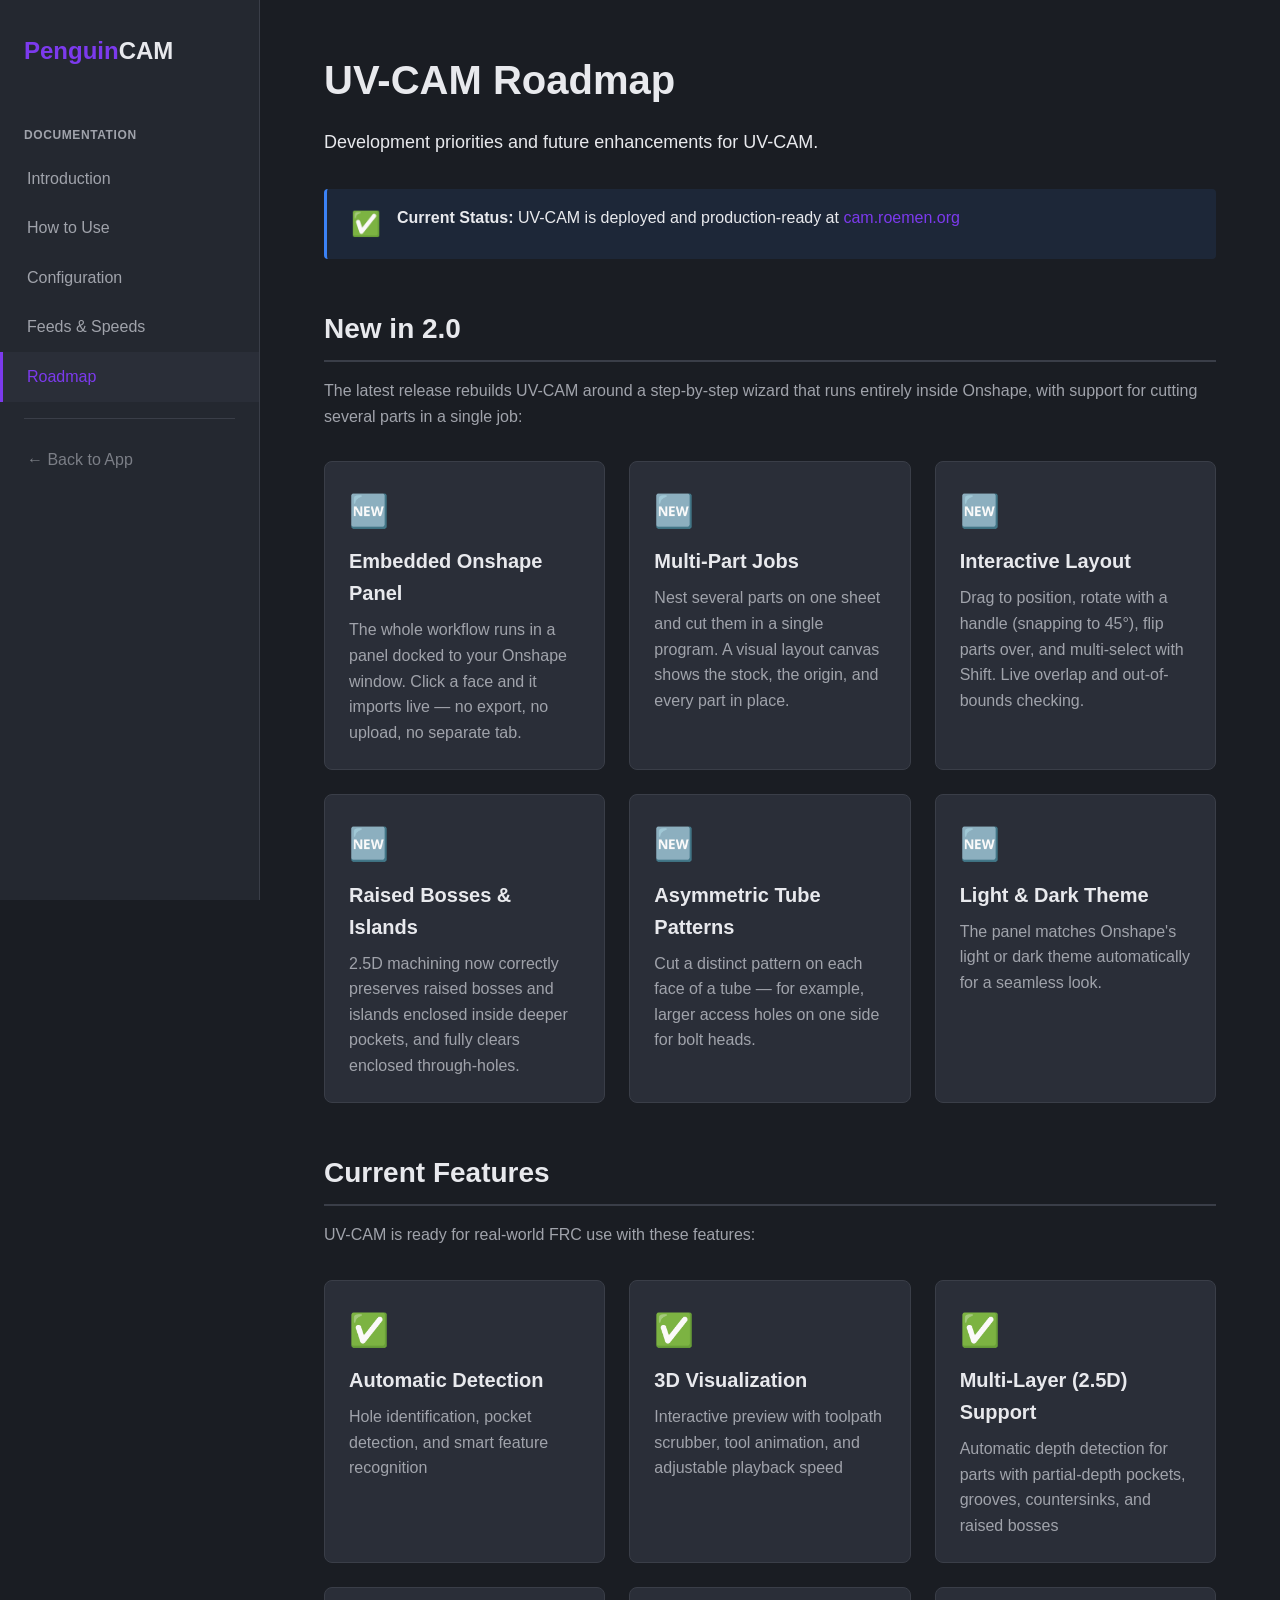
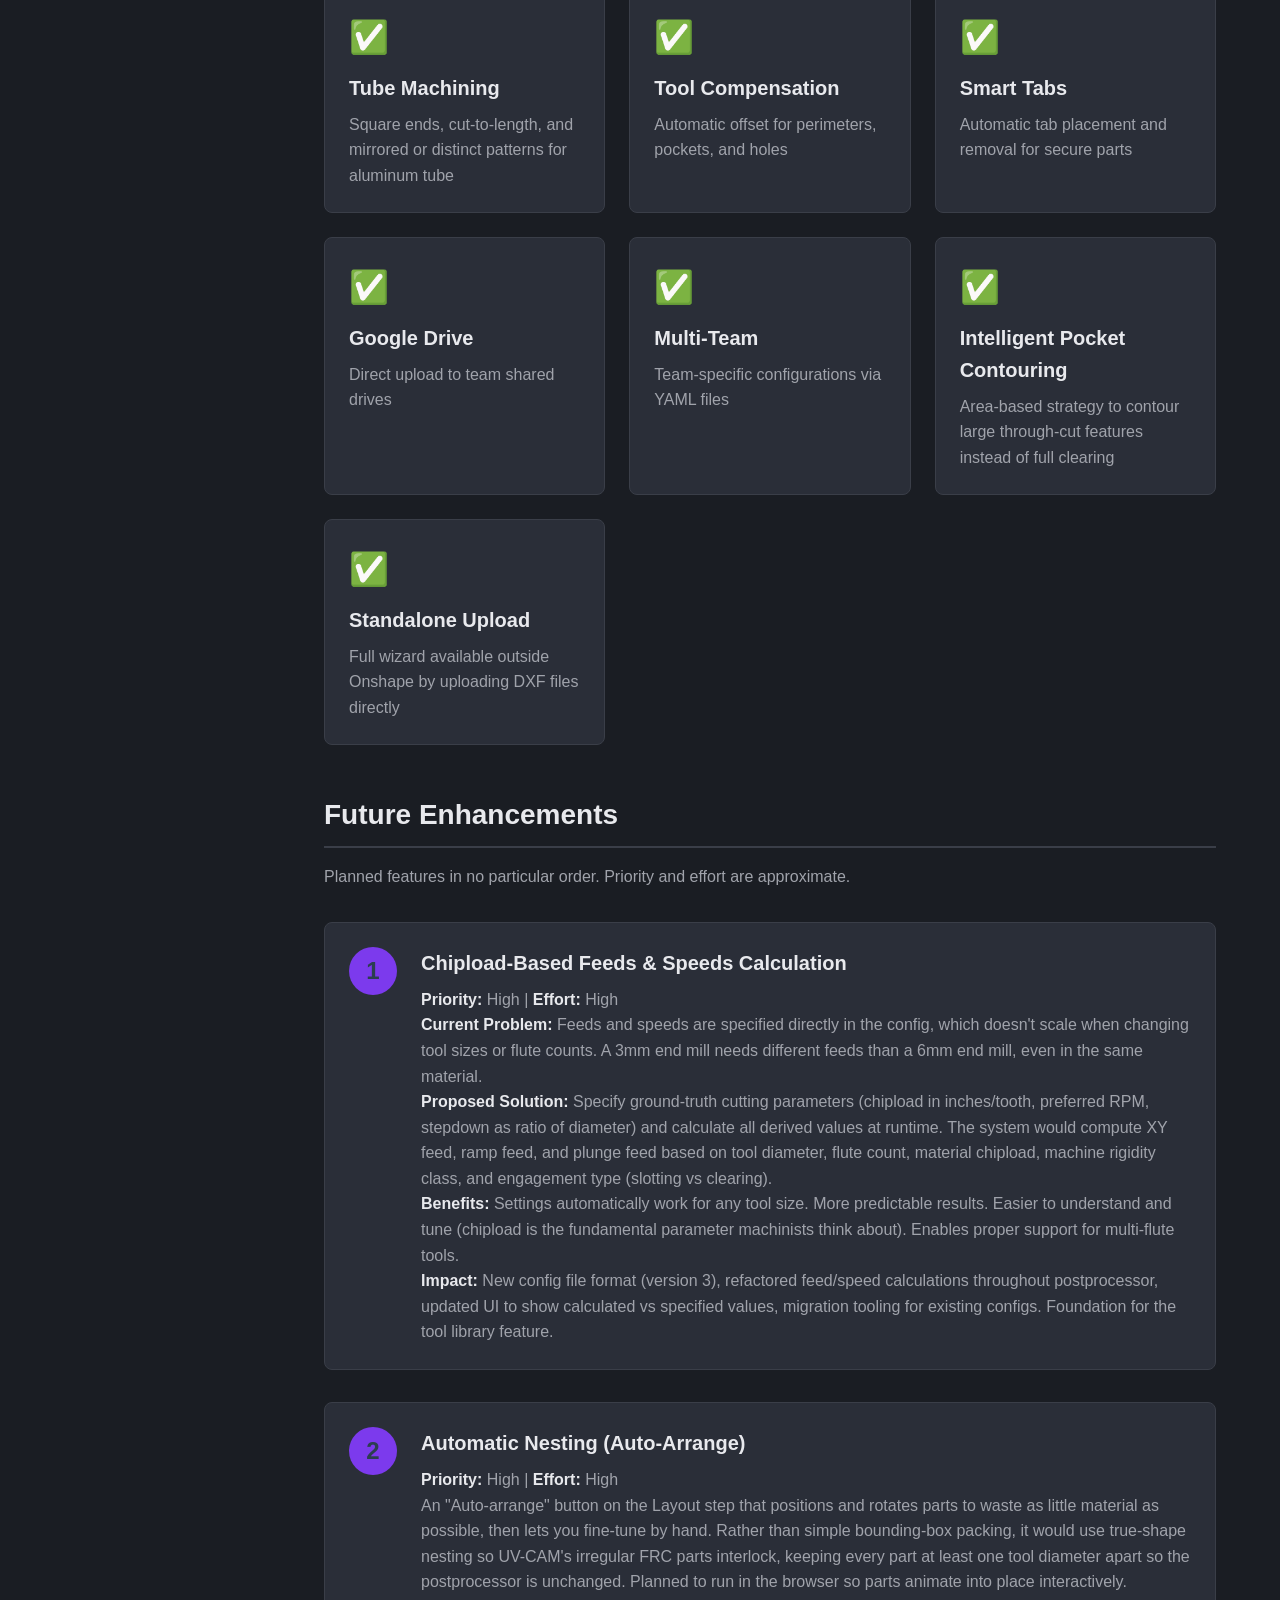
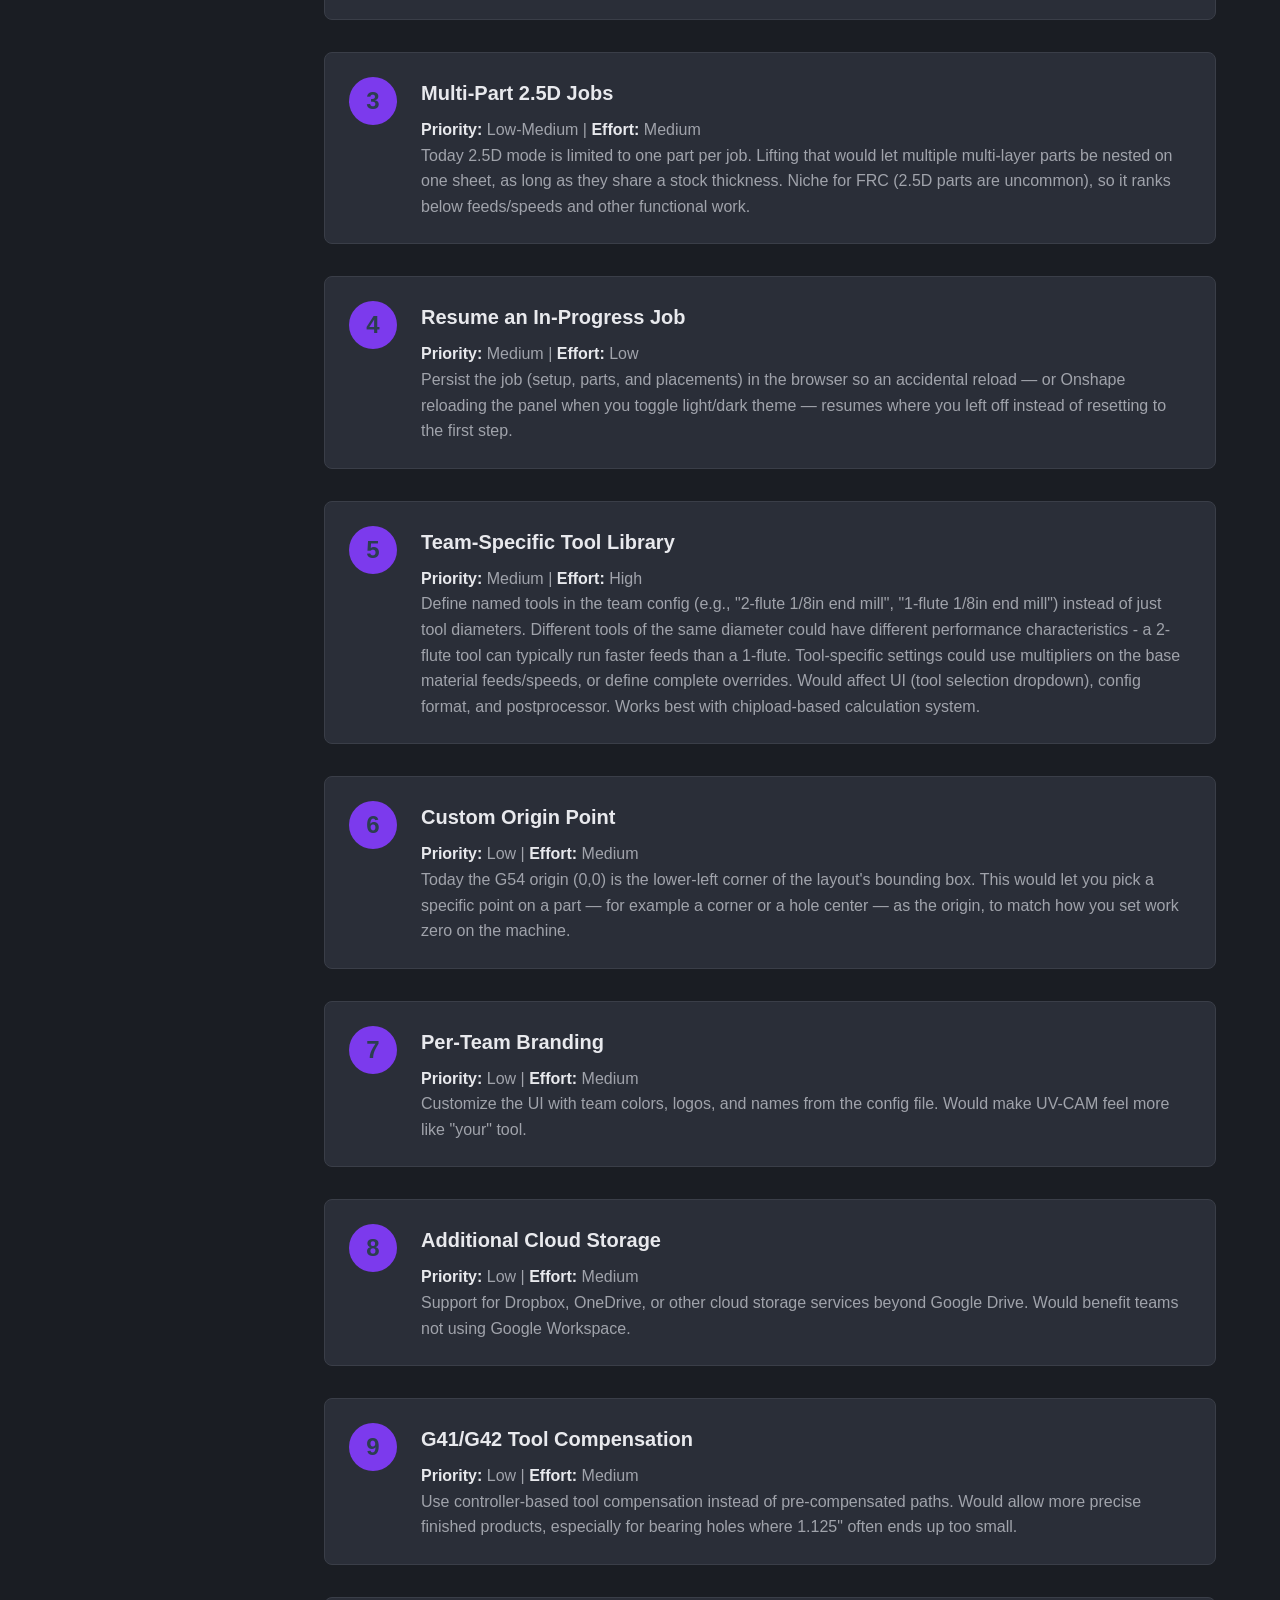
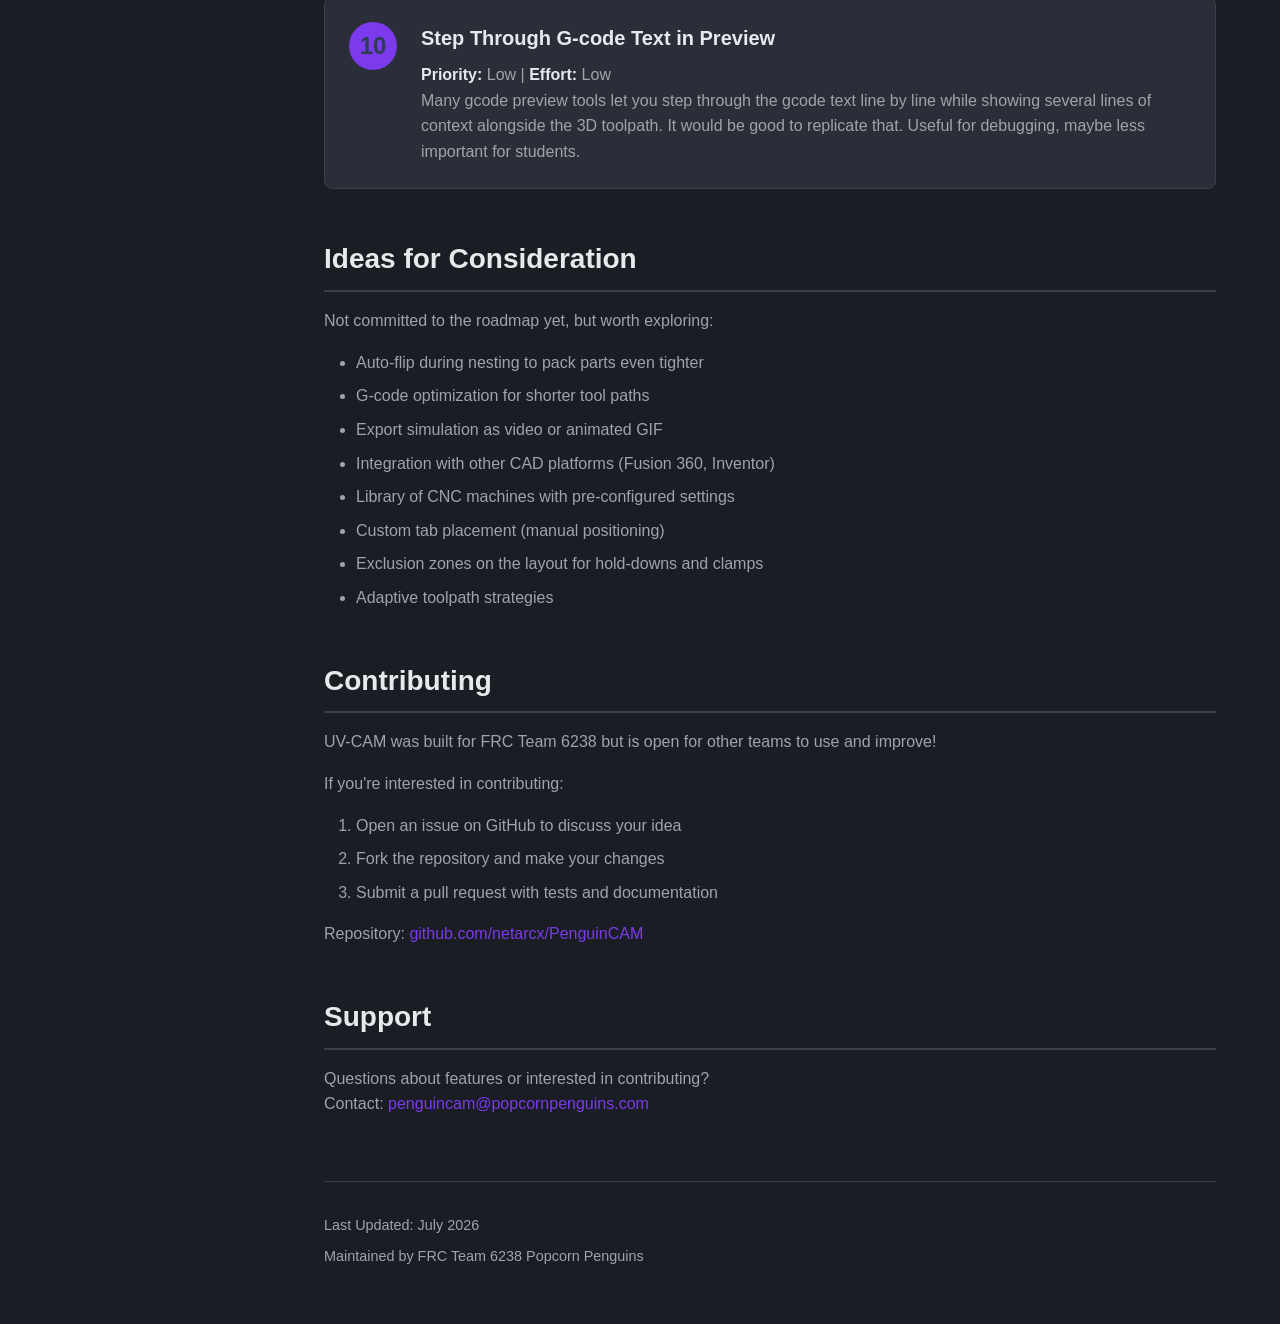
<file: static/docs/roadmap.html>
<!DOCTYPE html>
<html lang="en">
<head>
    <meta charset="UTF-8">
    <meta name="viewport" content="width=device-width, initial-scale=1.0">
    <title>Roadmap - UV-CAM Documentation</title>
    <link rel="stylesheet" href="style.css">
</head>
<body>
    <nav class="sidebar">
        <div class="logo">
            <span class="accent">Penguin</span>CAM
        </div>
        <div class="nav-section">Documentation</div>
        <a href="index.html">Introduction</a>
        <a href="usage.html">How to Use</a>
        <a href="configuration.html">Configuration</a>
        <a href="feeds-speeds.html">Feeds &amp; Speeds</a>
        <a href="roadmap.html" class="active">Roadmap</a>
        <div class="nav-divider"></div>
        <a href="/" class="nav-external">← Back to App</a>
    </nav>

    <main class="content">
        <h1>UV-CAM Roadmap</h1>

        <p class="lead">
            Development priorities and future enhancements for UV-CAM.
        </p>

        <div class="info-box">
            <div class="info-icon">✅</div>
            <div>
                <strong>Current Status:</strong> UV-CAM is deployed and production-ready at
                <a href="https://cam.roemen.org">cam.roemen.org</a>
            </div>
        </div>

        <h2>New in 2.0</h2>

        <p>
            The latest release rebuilds UV-CAM around a step-by-step wizard that runs entirely inside Onshape,
            with support for cutting several parts in a single job:
        </p>

        <div class="feature-grid">
            <div class="feature-card">
                <div class="feature-icon">🆕</div>
                <h3>Embedded Onshape Panel</h3>
                <p>The whole workflow runs in a panel docked to your Onshape window. Click a face and it imports live — no export, no upload, no separate tab.</p>
            </div>

            <div class="feature-card">
                <div class="feature-icon">🆕</div>
                <h3>Multi-Part Jobs</h3>
                <p>Nest several parts on one sheet and cut them in a single program. A visual layout canvas shows the stock, the origin, and every part in place.</p>
            </div>

            <div class="feature-card">
                <div class="feature-icon">🆕</div>
                <h3>Interactive Layout</h3>
                <p>Drag to position, rotate with a handle (snapping to 45°), flip parts over, and multi-select with Shift. Live overlap and out-of-bounds checking.</p>
            </div>

            <div class="feature-card">
                <div class="feature-icon">🆕</div>
                <h3>Raised Bosses &amp; Islands</h3>
                <p>2.5D machining now correctly preserves raised bosses and islands enclosed inside deeper pockets, and fully clears enclosed through-holes.</p>
            </div>

            <div class="feature-card">
                <div class="feature-icon">🆕</div>
                <h3>Asymmetric Tube Patterns</h3>
                <p>Cut a distinct pattern on each face of a tube — for example, larger access holes on one side for bolt heads.</p>
            </div>

            <div class="feature-card">
                <div class="feature-icon">🆕</div>
                <h3>Light &amp; Dark Theme</h3>
                <p>The panel matches Onshape's light or dark theme automatically for a seamless look.</p>
            </div>
        </div>

        <h2>Current Features</h2>

        <p>
            UV-CAM is ready for real-world FRC use with these features:
        </p>

        <div class="feature-grid">
            <div class="feature-card">
                <div class="feature-icon">✅</div>
                <h3>Automatic Detection</h3>
                <p>Hole identification, pocket detection, and smart feature recognition</p>
            </div>

            <div class="feature-card">
                <div class="feature-icon">✅</div>
                <h3>3D Visualization</h3>
                <p>Interactive preview with toolpath scrubber, tool animation, and adjustable playback speed</p>
            </div>

            <div class="feature-card">
                <div class="feature-icon">✅</div>
                <h3>Multi-Layer (2.5D) Support</h3>
                <p>Automatic depth detection for parts with partial-depth pockets, grooves, countersinks, and raised bosses</p>
            </div>

            <div class="feature-card">
                <div class="feature-icon">✅</div>
                <h3>Tube Machining</h3>
                <p>Square ends, cut-to-length, and mirrored or distinct patterns for aluminum tube</p>
            </div>

            <div class="feature-card">
                <div class="feature-icon">✅</div>
                <h3>Tool Compensation</h3>
                <p>Automatic offset for perimeters, pockets, and holes</p>
            </div>

            <div class="feature-card">
                <div class="feature-icon">✅</div>
                <h3>Smart Tabs</h3>
                <p>Automatic tab placement and removal for secure parts</p>
            </div>

            <div class="feature-card">
                <div class="feature-icon">✅</div>
                <h3>Google Drive</h3>
                <p>Direct upload to team shared drives</p>
            </div>

            <div class="feature-card">
                <div class="feature-icon">✅</div>
                <h3>Multi-Team</h3>
                <p>Team-specific configurations via YAML files</p>
            </div>

            <div class="feature-card">
                <div class="feature-icon">✅</div>
                <h3>Intelligent Pocket Contouring</h3>
                <p>Area-based strategy to contour large through-cut features instead of full clearing</p>
            </div>

            <div class="feature-card">
                <div class="feature-icon">✅</div>
                <h3>Standalone Upload</h3>
                <p>Full wizard available outside Onshape by uploading DXF files directly</p>
            </div>
        </div>

        <h2>Future Enhancements</h2>

        <p>
            Planned features in no particular order. Priority and effort are approximate.
        </p>

        <div class="step-list">
            <div class="step">
                <div class="step-number">1</div>
                <div class="step-content">
                    <h3>Chipload-Based Feeds & Speeds Calculation</h3>
                    <p><strong>Priority:</strong> High | <strong>Effort:</strong> High</p>
                    <p>
                        <strong>Current Problem:</strong> Feeds and speeds are specified directly in the config,
                        which doesn't scale when changing tool sizes or flute counts. A 3mm end mill needs different
                        feeds than a 6mm end mill, even in the same material.
                    </p>
                    <p>
                        <strong>Proposed Solution:</strong> Specify ground-truth cutting parameters (chipload in inches/tooth,
                        preferred RPM, stepdown as ratio of diameter) and calculate all derived values at runtime.
                        The system would compute XY feed, ramp feed, and plunge feed based on tool diameter, flute count,
                        material chipload, machine rigidity class, and engagement type (slotting vs clearing).
                    </p>
                    <p>
                        <strong>Benefits:</strong> Settings automatically work for any tool size. More predictable results.
                        Easier to understand and tune (chipload is the fundamental parameter machinists think about).
                        Enables proper support for multi-flute tools.
                    </p>
                    <p>
                        <strong>Impact:</strong> New config file format (version 3), refactored feed/speed calculations
                        throughout postprocessor, updated UI to show calculated vs specified values, migration tooling for
                        existing configs. Foundation for the tool library feature.
                    </p>
                </div>
            </div>

            <div class="step">
                <div class="step-number">2</div>
                <div class="step-content">
                    <h3>Automatic Nesting (Auto-Arrange)</h3>
                    <p><strong>Priority:</strong> High | <strong>Effort:</strong> High</p>
                    <p>
                        An "Auto-arrange" button on the Layout step that positions and rotates parts to waste as
                        little material as possible, then lets you fine-tune by hand. Rather than simple bounding-box
                        packing, it would use true-shape nesting so UV-CAM's irregular FRC parts interlock,
                        keeping every part at least one tool diameter apart so the postprocessor is unchanged.
                        Planned to run in the browser so parts animate into place interactively.
                    </p>
                </div>
            </div>

            <div class="step">
                <div class="step-number">3</div>
                <div class="step-content">
                    <h3>Multi-Part 2.5D Jobs</h3>
                    <p><strong>Priority:</strong> Low-Medium | <strong>Effort:</strong> Medium</p>
                    <p>
                        Today 2.5D mode is limited to one part per job. Lifting that would let multiple multi-layer
                        parts be nested on one sheet, as long as they share a stock thickness. Niche for FRC (2.5D
                        parts are uncommon), so it ranks below feeds/speeds and other functional work.
                    </p>
                </div>
            </div>

            <div class="step">
                <div class="step-number">4</div>
                <div class="step-content">
                    <h3>Resume an In-Progress Job</h3>
                    <p><strong>Priority:</strong> Medium | <strong>Effort:</strong> Low</p>
                    <p>
                        Persist the job (setup, parts, and placements) in the browser so an accidental reload — or
                        Onshape reloading the panel when you toggle light/dark theme — resumes where you left off
                        instead of resetting to the first step.
                    </p>
                </div>
            </div>

            <div class="step">
                <div class="step-number">5</div>
                <div class="step-content">
                    <h3>Team-Specific Tool Library</h3>
                    <p><strong>Priority:</strong> Medium | <strong>Effort:</strong> High</p>
                    <p>
                        Define named tools in the team config (e.g., "2-flute 1/8in end mill", "1-flute 1/8in end mill")
                        instead of just tool diameters. Different tools of the same diameter could have different
                        performance characteristics - a 2-flute tool can typically run faster feeds than a 1-flute.
                        Tool-specific settings could use multipliers on the base material feeds/speeds, or define
                        complete overrides. Would affect UI (tool selection dropdown), config format, and postprocessor.
                        Works best with chipload-based calculation system.
                    </p>
                </div>
            </div>

            <div class="step">
                <div class="step-number">6</div>
                <div class="step-content">
                    <h3>Custom Origin Point</h3>
                    <p><strong>Priority:</strong> Low | <strong>Effort:</strong> Medium</p>
                    <p>
                        Today the G54 origin (0,0) is the lower-left corner of the layout's bounding box. This would
                        let you pick a specific point on a part — for example a corner or a hole center — as the
                        origin, to match how you set work zero on the machine.
                    </p>
                </div>
            </div>

            <div class="step">
                <div class="step-number">7</div>
                <div class="step-content">
                    <h3>Per-Team Branding</h3>
                    <p><strong>Priority:</strong> Low | <strong>Effort:</strong> Medium</p>
                    <p>
                        Customize the UI with team colors, logos, and names from the config file.
                        Would make UV-CAM feel more like "your" tool.
                    </p>
                </div>
            </div>

            <div class="step">
                <div class="step-number">8</div>
                <div class="step-content">
                    <h3>Additional Cloud Storage</h3>
                    <p><strong>Priority:</strong> Low | <strong>Effort:</strong> Medium</p>
                    <p>
                        Support for Dropbox, OneDrive, or other cloud storage services beyond Google Drive.
                        Would benefit teams not using Google Workspace.
                    </p>
                </div>
            </div>

            <div class="step">
                <div class="step-number">9</div>
                <div class="step-content">
                    <h3>G41/G42 Tool Compensation</h3>
                    <p><strong>Priority:</strong> Low | <strong>Effort:</strong> Medium</p>
                    <p>
                        Use controller-based tool compensation instead of pre-compensated paths.
                        Would allow more precise finished products, especially for bearing holes
                        where 1.125" often ends up too small.
                    </p>
                </div>
            </div>

            <div class="step">
                <div class="step-number">10</div>
                <div class="step-content">
                    <h3>Step Through G-code Text in Preview</h3>
                    <p><strong>Priority:</strong> Low | <strong>Effort:</strong> Low</p>
                    <p>
                        Many gcode preview tools let you step through the gcode text line by line while
                        showing several lines of context alongside the 3D toolpath. It would be good to replicate
                        that. Useful for debugging, maybe less important for students.
                    </p>
                </div>
            </div>
        </div>

        <h2>Ideas for Consideration</h2>

        <p>
            Not committed to the roadmap yet, but worth exploring:
        </p>

        <ul>
            <li>Auto-flip during nesting to pack parts even tighter</li>
            <li>G-code optimization for shorter tool paths</li>
            <li>Export simulation as video or animated GIF</li>
            <li>Integration with other CAD platforms (Fusion 360, Inventor)</li>
            <li>Library of CNC machines with pre-configured settings</li>
            <li>Custom tab placement (manual positioning)</li>
            <li>Exclusion zones on the layout for hold-downs and clamps</li>
            <li>Adaptive toolpath strategies</li>
        </ul>

        <h2>Contributing</h2>

        <p>
            UV-CAM was built for FRC Team 6238 but is open for other teams to use and improve!
        </p>

        <p>
            If you're interested in contributing:
        </p>

        <ol>
            <li>Open an issue on GitHub to discuss your idea</li>
            <li>Fork the repository and make your changes</li>
            <li>Submit a pull request with tests and documentation</li>
        </ol>

        <p>
            Repository: <a href="https://github.com/netarcx/PenguinCAM" target="_blank">github.com/netarcx/PenguinCAM</a>
        </p>

        <h2>Support</h2>

        <p>
            Questions about features or interested in contributing?<br>
            Contact: <a href="mailto:penguincam@popcornpenguins.com">penguincam@popcornpenguins.com</a>
        </p>

        <footer>
            <p>Last Updated: July 2026</p>
            <p>Maintained by FRC Team 6238 Popcorn Penguins</p>
        </footer>
    </main>
</body>
</html>
</file>
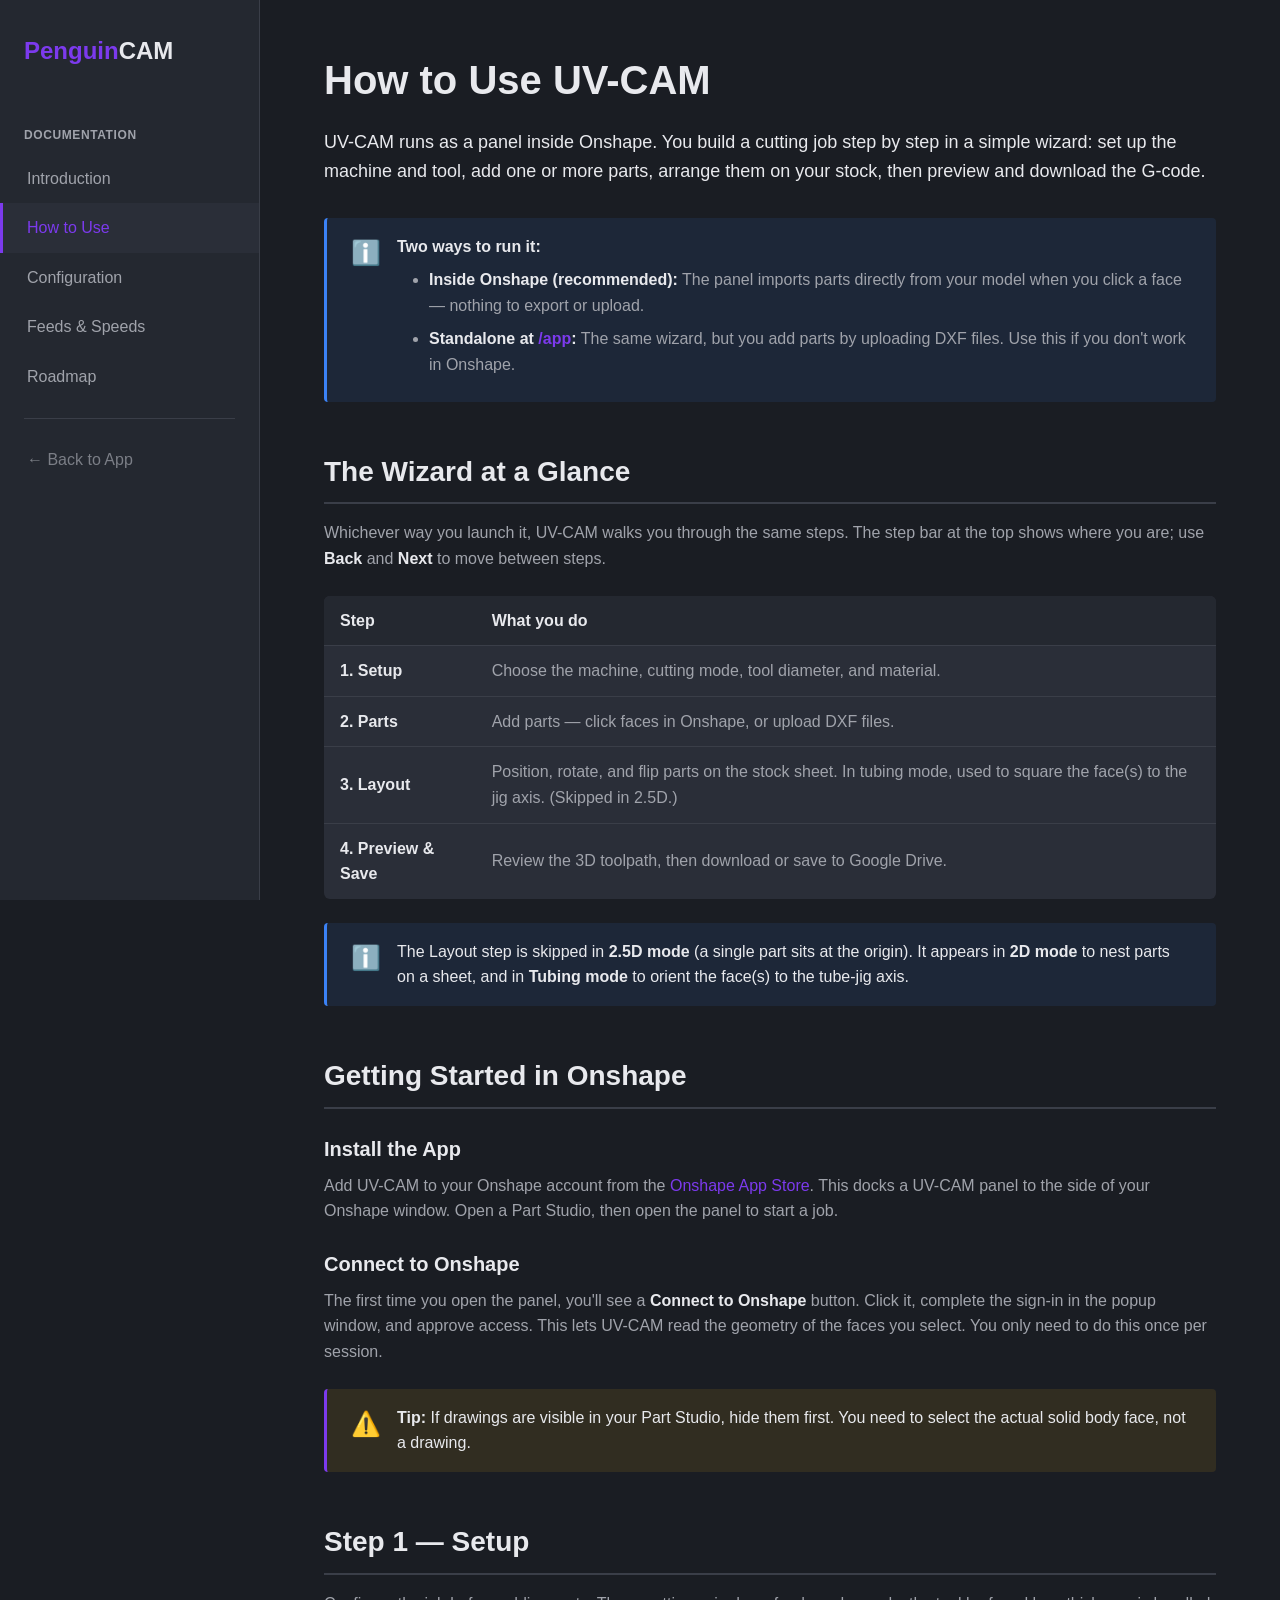
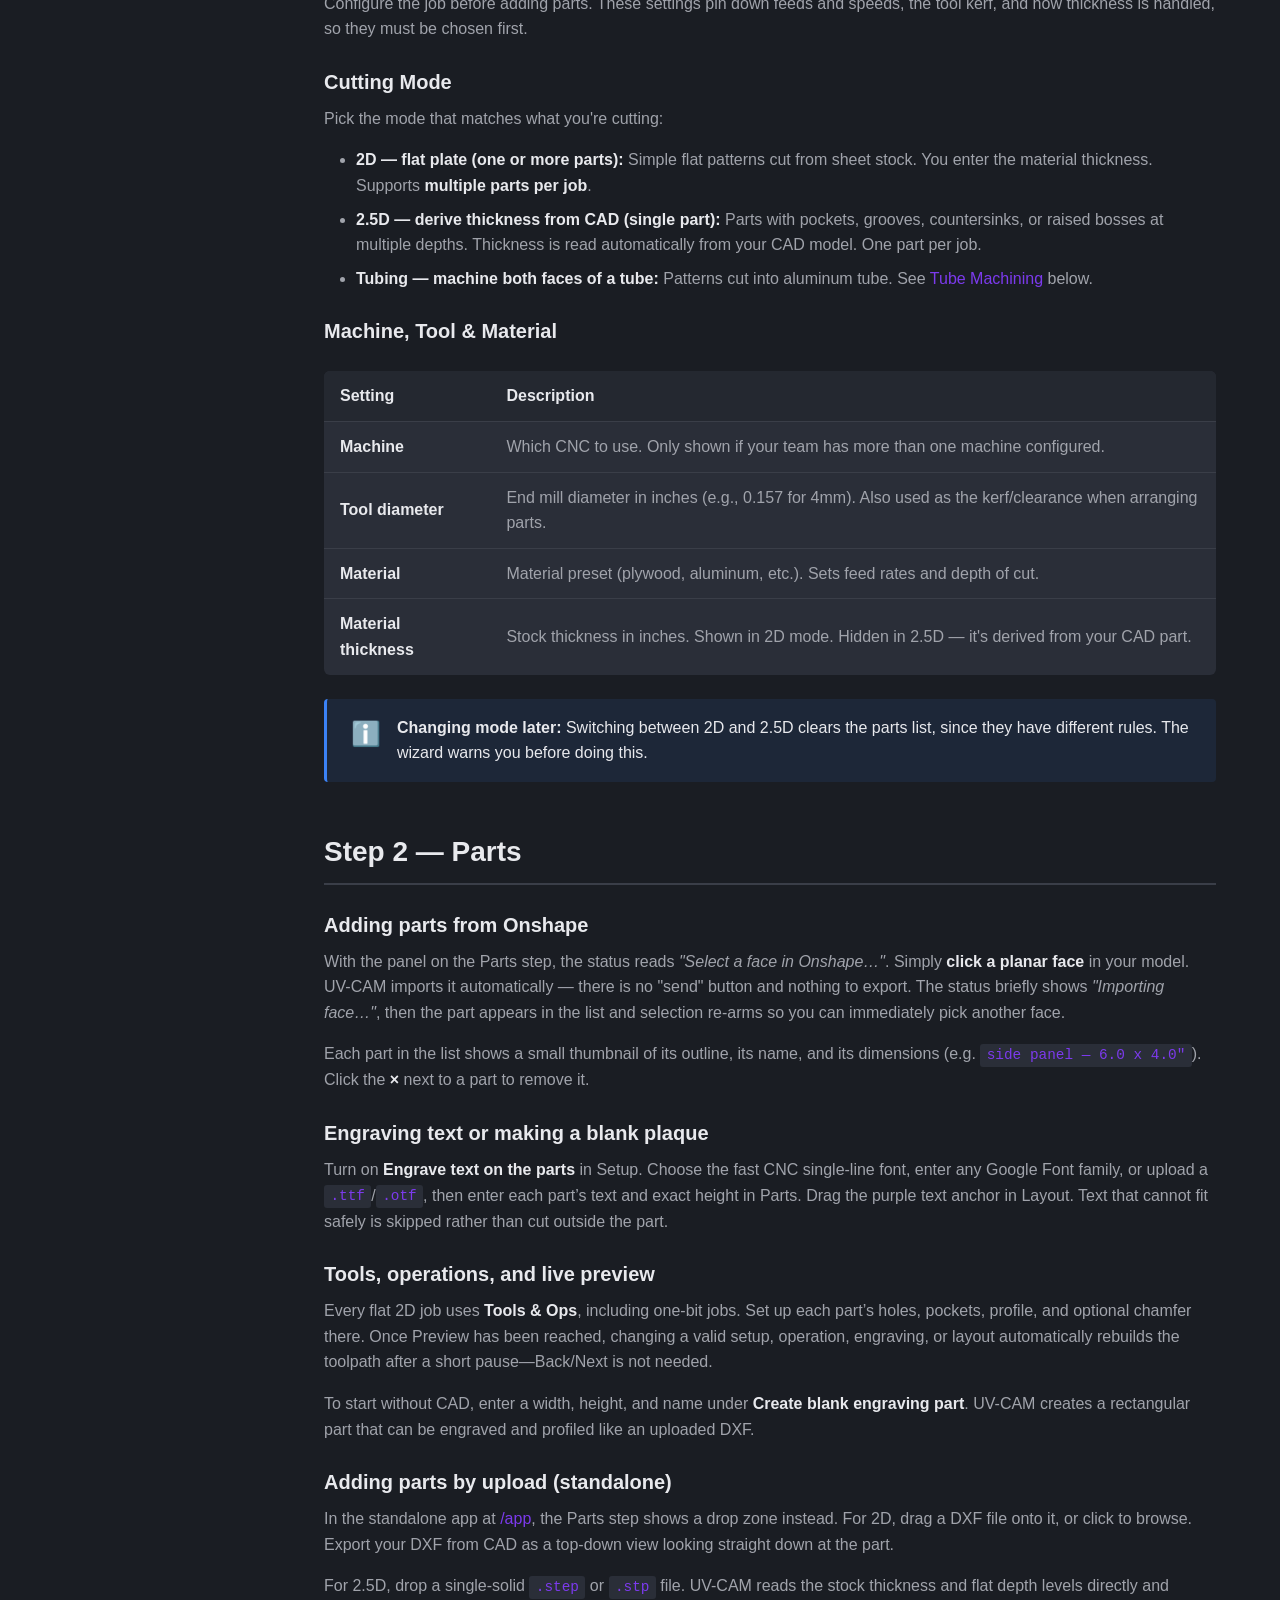
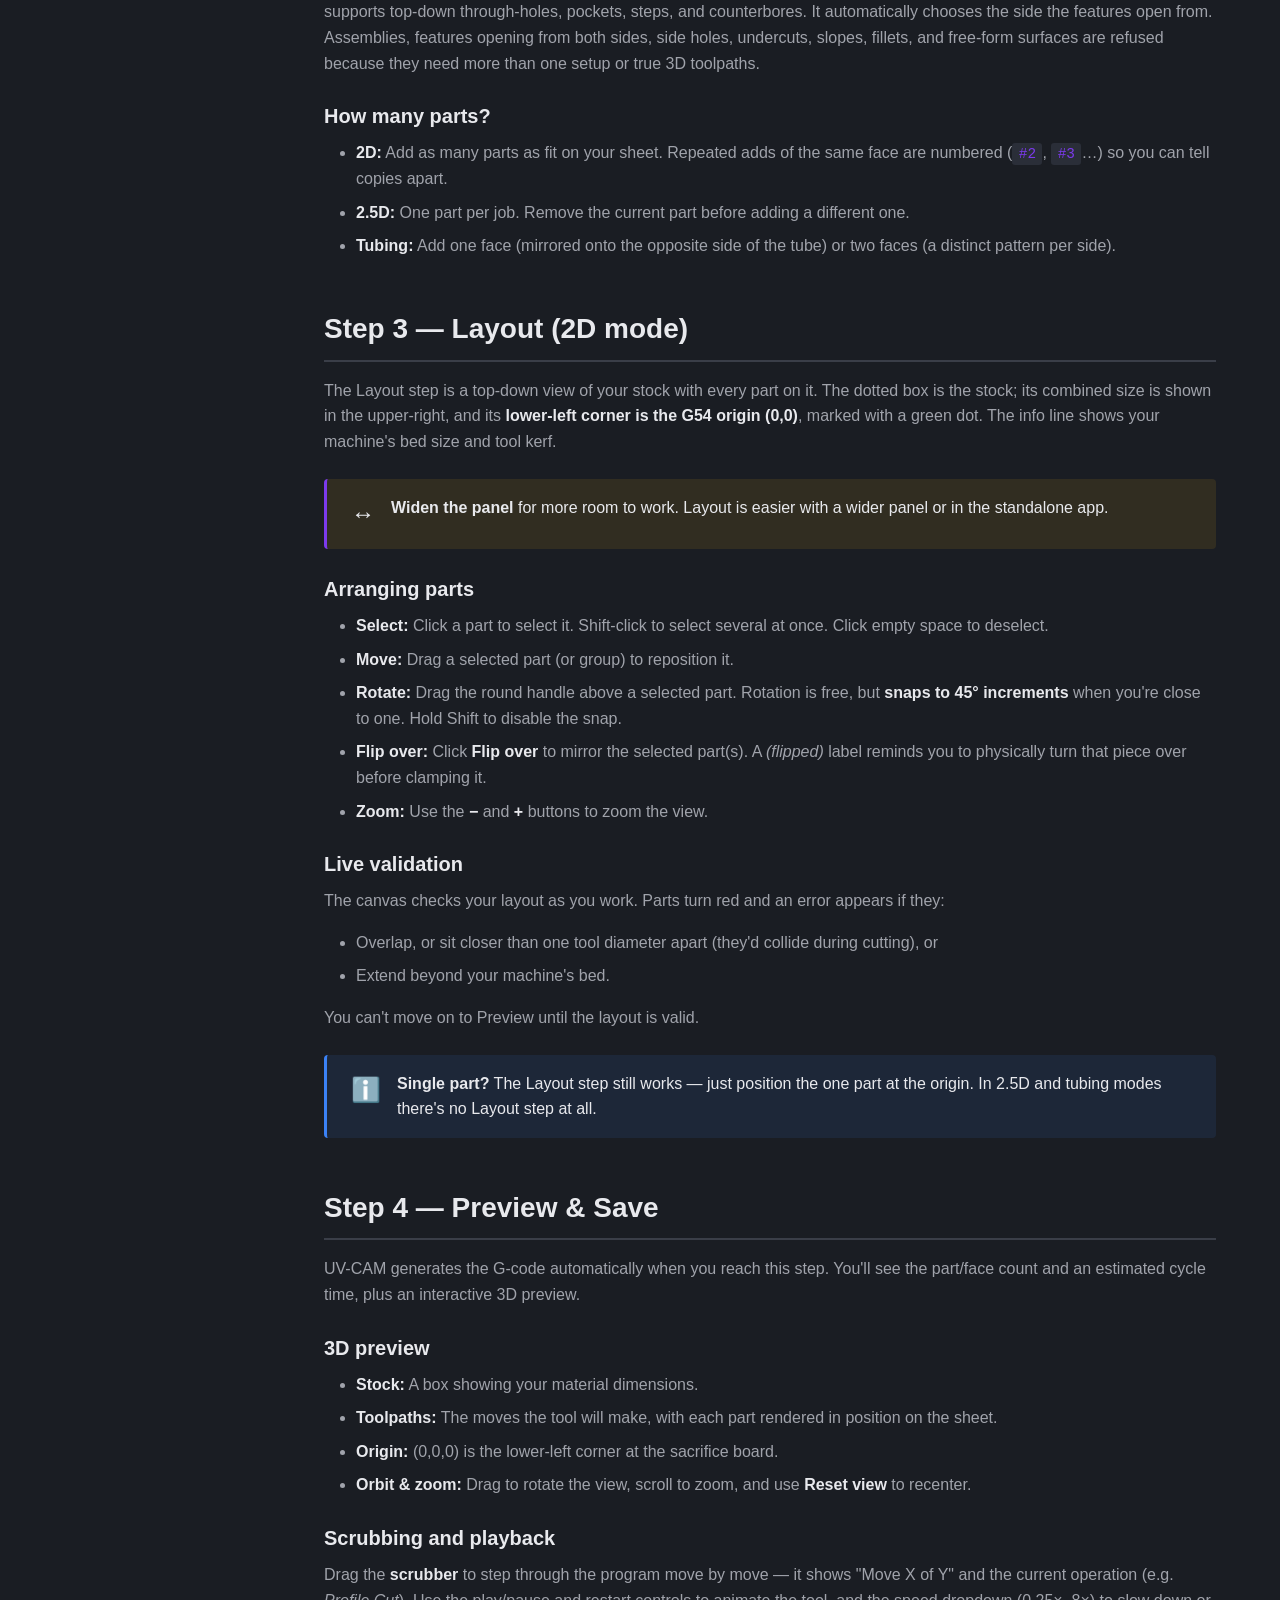
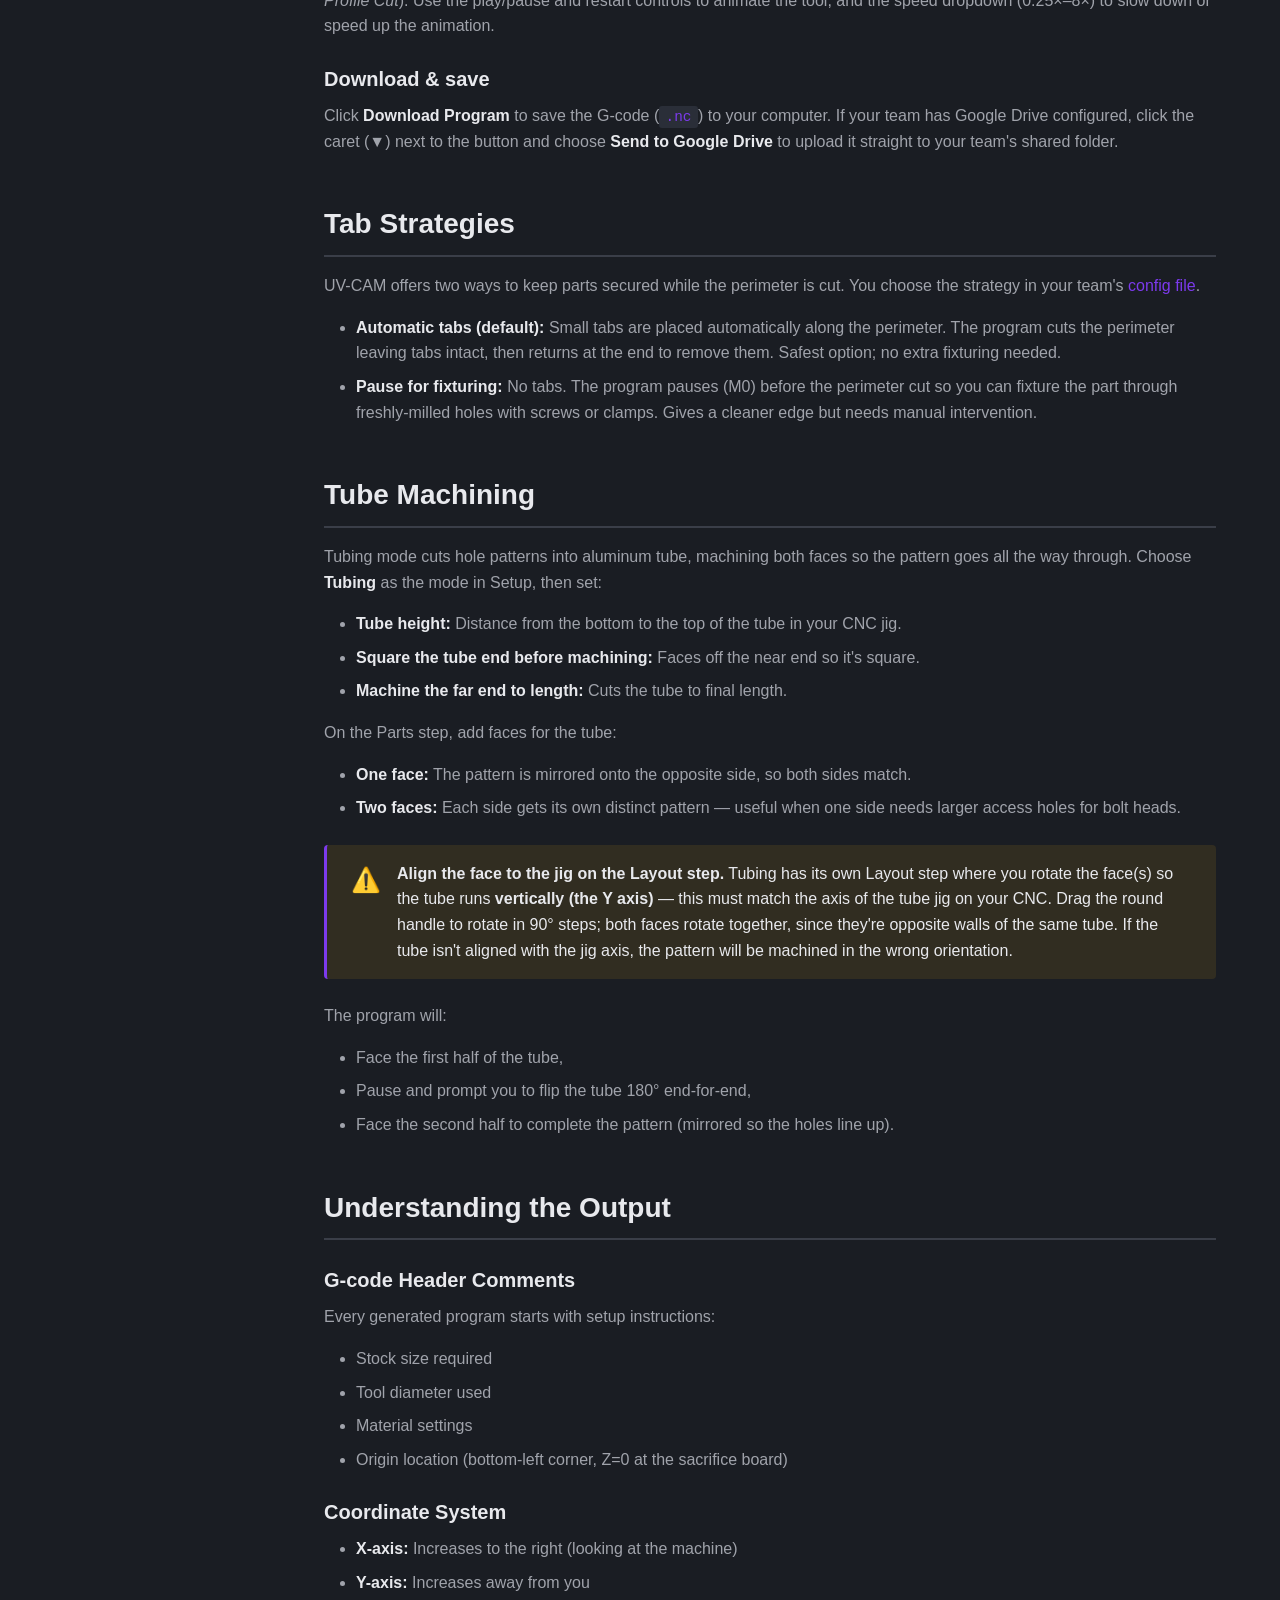
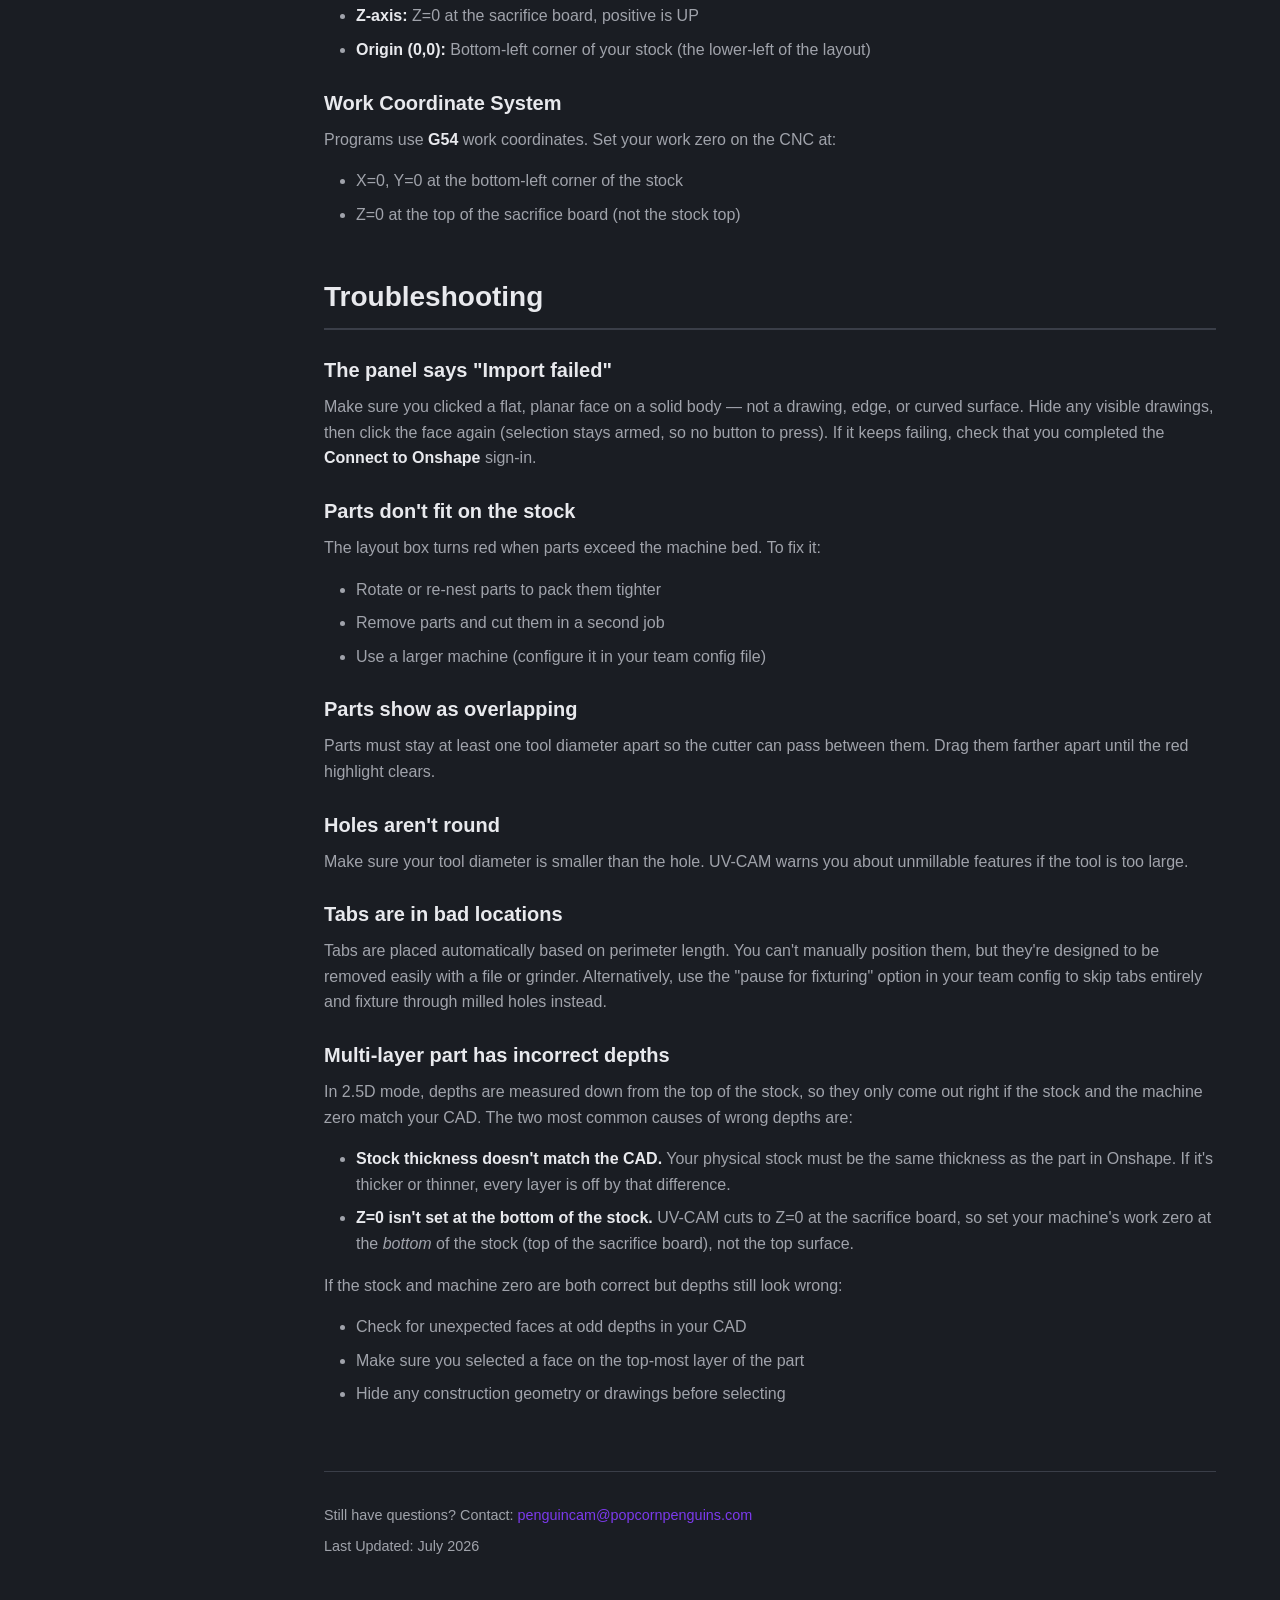
<file: static/docs/usage.html>
<!DOCTYPE html>
<html lang="en">
<head>
    <meta charset="UTF-8">
    <meta name="viewport" content="width=device-width, initial-scale=1.0">
    <title>How to Use - UV-CAM Documentation</title>
    <link rel="stylesheet" href="style.css">
</head>
<body>
    <nav class="sidebar">
        <div class="logo">
            <span class="accent">Penguin</span>CAM
        </div>
        <div class="nav-section">Documentation</div>
        <a href="index.html">Introduction</a>
        <a href="usage.html" class="active">How to Use</a>
        <a href="configuration.html">Configuration</a>
        <a href="feeds-speeds.html">Feeds &amp; Speeds</a>
        <a href="roadmap.html">Roadmap</a>
        <div class="nav-divider"></div>
        <a href="/" class="nav-external">← Back to App</a>
    </nav>

    <main class="content">
        <h1>How to Use UV-CAM</h1>

        <p class="lead">
            UV-CAM runs as a panel inside Onshape. You build a cutting job step by step in a simple
            wizard: set up the machine and tool, add one or more parts, arrange them on your stock, then
            preview and download the G-code.
        </p>

        <div class="info-box">
            <div class="info-icon">ℹ️</div>
            <div>
                <strong>Two ways to run it:</strong>
                <ul style="margin-bottom: 0; margin-top: 0.5rem;">
                    <li><strong>Inside Onshape (recommended):</strong> The panel imports parts directly from your
                    model when you click a face — nothing to export or upload.</li>
                    <li><strong>Standalone at <a href="https://cam.roemen.org/app">/app</a>:</strong>
                    The same wizard, but you add parts by uploading DXF files. Use this if you don't work in Onshape.</li>
                </ul>
            </div>
        </div>

        <h2>The Wizard at a Glance</h2>

        <p>
            Whichever way you launch it, UV-CAM walks you through the same steps. The step bar at the top
            shows where you are; use <strong>Back</strong> and <strong>Next</strong> to move between steps.
        </p>

        <table>
            <thead>
                <tr>
                    <th>Step</th>
                    <th>What you do</th>
                </tr>
            </thead>
            <tbody>
                <tr>
                    <td><strong>1. Setup</strong></td>
                    <td>Choose the machine, cutting mode, tool diameter, and material.</td>
                </tr>
                <tr>
                    <td><strong>2. Parts</strong></td>
                    <td>Add parts — click faces in Onshape, or upload DXF files.</td>
                </tr>
                <tr>
                    <td><strong>3. Layout</strong></td>
                    <td>Position, rotate, and flip parts on the stock sheet. In tubing mode, used to square the face(s) to the jig axis. (Skipped in 2.5D.)</td>
                </tr>
                <tr>
                    <td><strong>4. Preview &amp; Save</strong></td>
                    <td>Review the 3D toolpath, then download or save to Google Drive.</td>
                </tr>
            </tbody>
        </table>

        <div class="info-box">
            <div class="info-icon">ℹ️</div>
            <div>
                The Layout step is skipped in <strong>2.5D mode</strong> (a single part sits at the origin). It
                appears in <strong>2D mode</strong> to nest parts on a sheet, and in <strong>Tubing mode</strong>
                to orient the face(s) to the tube-jig axis.
            </div>
        </div>

        <h2>Getting Started in Onshape</h2>

        <h3>Install the App</h3>
        <p>
            Add UV-CAM to your Onshape account from the
            <a href="https://cad.onshape.com/appstore/apps/CAM/6939eaf505d3df4aeac54600" target="_blank">Onshape App Store</a>.
            This docks a UV-CAM panel to the side of your Onshape window. Open a Part Studio, then open the
            panel to start a job.
        </p>

        <h3>Connect to Onshape</h3>
        <p>
            The first time you open the panel, you'll see a <strong>Connect to Onshape</strong> button. Click it,
            complete the sign-in in the popup window, and approve access. This lets UV-CAM read the geometry
            of the faces you select. You only need to do this once per session.
        </p>

        <div class="warning-box info-box">
            <div class="info-icon">⚠️</div>
            <div>
                <strong>Tip:</strong> If drawings are visible in your Part Studio, hide them first. You need to
                select the actual solid body face, not a drawing.
            </div>
        </div>

        <h2>Step 1 — Setup</h2>

        <p>
            Configure the job before adding parts. These settings pin down feeds and speeds, the tool kerf, and
            how thickness is handled, so they must be chosen first.
        </p>

        <h3>Cutting Mode</h3>
        <p>Pick the mode that matches what you're cutting:</p>
        <ul>
            <li><strong>2D — flat plate (one or more parts):</strong> Simple flat patterns cut from sheet stock.
            You enter the material thickness. Supports <strong>multiple parts per job</strong>.</li>
            <li><strong>2.5D — derive thickness from CAD (single part):</strong> Parts with pockets, grooves,
            countersinks, or raised bosses at multiple depths. Thickness is read automatically from your CAD
            model. One part per job.</li>
            <li><strong>Tubing — machine both faces of a tube:</strong> Patterns cut into aluminum tube. See
            <a href="#tubing">Tube Machining</a> below.</li>
        </ul>

        <h3>Machine, Tool &amp; Material</h3>
        <table>
            <thead>
                <tr>
                    <th>Setting</th>
                    <th>Description</th>
                </tr>
            </thead>
            <tbody>
                <tr>
                    <td><strong>Machine</strong></td>
                    <td>Which CNC to use. Only shown if your team has more than one machine configured.</td>
                </tr>
                <tr>
                    <td><strong>Tool diameter</strong></td>
                    <td>End mill diameter in inches (e.g., 0.157 for 4mm). Also used as the kerf/clearance when arranging parts.</td>
                </tr>
                <tr>
                    <td><strong>Material</strong></td>
                    <td>Material preset (plywood, aluminum, etc.). Sets feed rates and depth of cut.</td>
                </tr>
                <tr>
                    <td><strong>Material thickness</strong></td>
                    <td>Stock thickness in inches. Shown in 2D mode. Hidden in 2.5D — it's derived from your CAD part.</td>
                </tr>
            </tbody>
        </table>

        <div class="info-box">
            <div class="info-icon">ℹ️</div>
            <div>
                <strong>Changing mode later:</strong> Switching between 2D and 2.5D clears the parts list, since
                they have different rules. The wizard warns you before doing this.
            </div>
        </div>

        <h2>Step 2 — Parts</h2>

        <h3>Adding parts from Onshape</h3>
        <p>
            With the panel on the Parts step, the status reads <em>"Select a face in Onshape…"</em>. Simply
            <strong>click a planar face</strong> in your model. UV-CAM imports it automatically — there is no
            "send" button and nothing to export. The status briefly shows <em>"Importing face…"</em>, then the
            part appears in the list and selection re-arms so you can immediately pick another face.
        </p>
        <p>
            Each part in the list shows a small thumbnail of its outline, its name, and its dimensions
            (e.g. <code>side panel — 6.0 x 4.0"</code>). Click the <strong>×</strong> next to a part to remove it.
        </p>

        <h3>Engraving text or making a blank plaque</h3>
        <p>
            Turn on <strong>Engrave text on the parts</strong> in Setup. Choose the fast CNC
            single-line font, enter any Google Font family, or upload a
            <code>.ttf</code>/<code>.otf</code>, then enter each part&rsquo;s text and exact height
            in Parts. Drag the purple text anchor in Layout. Text that cannot fit safely is
            skipped rather than cut outside the part.
        </p>

        <h3>Tools, operations, and live preview</h3>
        <p>
            Every flat 2D job uses <strong>Tools &amp; Ops</strong>, including one-bit jobs.
            Set up each part&rsquo;s holes, pockets, profile, and optional chamfer there. Once
            Preview has been reached, changing a valid setup, operation, engraving, or layout
            automatically rebuilds the toolpath after a short pause&mdash;Back/Next is not needed.
        </p>
        <p>
            To start without CAD, enter a width, height, and name under
            <strong>Create blank engraving part</strong>. UV-CAM creates a rectangular part that
            can be engraved and profiled like an uploaded DXF.
        </p>

        <h3>Adding parts by upload (standalone)</h3>
        <p>
            In the standalone app at <a href="https://cam.roemen.org/app">/app</a>, the Parts step
            shows a drop zone instead. For 2D, drag a DXF file onto it, or click to browse. Export your DXF from
            CAD as a top-down view looking straight down at the part.
        </p>
        <p>
            For 2.5D, drop a single-solid <code>.step</code> or <code>.stp</code> file. UV-CAM reads the stock
            thickness and flat depth levels directly and supports top-down through-holes, pockets, steps, and
            counterbores. It automatically chooses the side the features open from. Assemblies, features opening
            from both sides, side holes, undercuts, slopes, fillets, and free-form surfaces are refused because
            they need more than one setup or true 3D toolpaths.
        </p>

        <h3>How many parts?</h3>
        <ul>
            <li><strong>2D:</strong> Add as many parts as fit on your sheet. Repeated adds of the same face are
            numbered (<code>#2</code>, <code>#3</code>…) so you can tell copies apart.</li>
            <li><strong>2.5D:</strong> One part per job. Remove the current part before adding a different one.</li>
            <li><strong>Tubing:</strong> Add one face (mirrored onto the opposite side of the tube) or two faces
            (a distinct pattern per side).</li>
        </ul>

        <h2>Step 3 — Layout (2D mode)</h2>

        <p>
            The Layout step is a top-down view of your stock with every part on it. The dotted box is the stock;
            its combined size is shown in the upper-right, and its <strong>lower-left corner is the G54 origin
            (0,0)</strong>, marked with a green dot. The info line shows your machine's bed size and tool kerf.
        </p>

        <div class="warning-box info-box">
            <div class="info-icon">↔</div>
            <div>
                <strong>Widen the panel</strong> for more room to work. Layout is easier with a wider panel or in
                the standalone app.
            </div>
        </div>

        <h3>Arranging parts</h3>
        <ul>
            <li><strong>Select:</strong> Click a part to select it. Shift-click to select several at once.
            Click empty space to deselect.</li>
            <li><strong>Move:</strong> Drag a selected part (or group) to reposition it.</li>
            <li><strong>Rotate:</strong> Drag the round handle above a selected part. Rotation is free, but
            <strong>snaps to 45° increments</strong> when you're close to one. Hold Shift to disable the snap.</li>
            <li><strong>Flip over:</strong> Click <strong>Flip over</strong> to mirror the selected part(s). A
            <em>(flipped)</em> label reminds you to physically turn that piece over before clamping it.</li>
            <li><strong>Zoom:</strong> Use the <strong>−</strong> and <strong>+</strong> buttons to zoom the view.</li>
        </ul>

        <h3>Live validation</h3>
        <p>
            The canvas checks your layout as you work. Parts turn red and an error appears if they:
        </p>
        <ul>
            <li>Overlap, or sit closer than one tool diameter apart (they'd collide during cutting), or</li>
            <li>Extend beyond your machine's bed.</li>
        </ul>
        <p>
            You can't move on to Preview until the layout is valid.
        </p>

        <div class="info-box">
            <div class="info-icon">ℹ️</div>
            <div>
                <strong>Single part?</strong> The Layout step still works — just position the one part at the
                origin. In 2.5D and tubing modes there's no Layout step at all.
            </div>
        </div>

        <h2>Step 4 — Preview &amp; Save</h2>

        <p>
            UV-CAM generates the G-code automatically when you reach this step. You'll see the part/face count
            and an estimated cycle time, plus an interactive 3D preview.
        </p>

        <h3>3D preview</h3>
        <ul>
            <li><strong>Stock:</strong> A box showing your material dimensions.</li>
            <li><strong>Toolpaths:</strong> The moves the tool will make, with each part rendered in position on the sheet.</li>
            <li><strong>Origin:</strong> (0,0,0) is the lower-left corner at the sacrifice board.</li>
            <li><strong>Orbit &amp; zoom:</strong> Drag to rotate the view, scroll to zoom, and use
            <strong>Reset view</strong> to recenter.</li>
        </ul>

        <h3>Scrubbing and playback</h3>
        <p>
            Drag the <strong>scrubber</strong> to step through the program move by move — it shows
            "Move X of Y" and the current operation (e.g. <em>Profile Cut</em>). Use the play/pause and restart
            controls to animate the tool, and the speed dropdown (0.25×–8×) to slow down or speed up the animation.
        </p>

        <h3>Download &amp; save</h3>
        <p>
            Click <strong>Download Program</strong> to save the G-code (<code>.nc</code>) to your computer. If your
            team has Google Drive configured, click the caret (▼) next to the button and choose
            <strong>Send to Google Drive</strong> to upload it straight to your team's shared folder.
        </p>

        <h2>Tab Strategies</h2>
        <p>
            UV-CAM offers two ways to keep parts secured while the perimeter is cut. You choose the strategy in
            your team's <a href="configuration.html">config file</a>.
        </p>
        <ul>
            <li>
                <strong>Automatic tabs (default):</strong> Small tabs are placed automatically along the perimeter.
                The program cuts the perimeter leaving tabs intact, then returns at the end to remove them. Safest
                option; no extra fixturing needed.
            </li>
            <li>
                <strong>Pause for fixturing:</strong> No tabs. The program pauses (M0) before the perimeter cut so
                you can fixture the part through freshly-milled holes with screws or clamps. Gives a cleaner edge
                but needs manual intervention.
            </li>
        </ul>

        <h2 id="tubing">Tube Machining</h2>

        <p>
            Tubing mode cuts hole patterns into aluminum tube, machining both faces so the pattern goes all the
            way through. Choose <strong>Tubing</strong> as the mode in Setup, then set:
        </p>
        <ul>
            <li><strong>Tube height:</strong> Distance from the bottom to the top of the tube in your CNC jig.</li>
            <li><strong>Square the tube end before machining:</strong> Faces off the near end so it's square.</li>
            <li><strong>Machine the far end to length:</strong> Cuts the tube to final length.</li>
        </ul>
        <p>On the Parts step, add faces for the tube:</p>
        <ul>
            <li><strong>One face:</strong> The pattern is mirrored onto the opposite side, so both sides match.</li>
            <li><strong>Two faces:</strong> Each side gets its own distinct pattern — useful when one side needs
            larger access holes for bolt heads.</li>
        </ul>

        <div class="warning-box info-box">
            <div class="info-icon">⚠️</div>
            <div>
                <strong>Align the face to the jig on the Layout step.</strong> Tubing has its own Layout step where
                you rotate the face(s) so the tube runs <strong>vertically (the Y axis)</strong> — this must match
                the axis of the tube jig on your CNC. Drag the round handle to rotate in 90° steps; both faces
                rotate together, since they're opposite walls of the same tube. If the tube isn't aligned with the
                jig axis, the pattern will be machined in the wrong orientation.
            </div>
        </div>

        <p>The program will:</p>
        <ul>
            <li>Face the first half of the tube,</li>
            <li>Pause and prompt you to flip the tube 180° end-for-end,</li>
            <li>Face the second half to complete the pattern (mirrored so the holes line up).</li>
        </ul>

        <h2>Understanding the Output</h2>

        <h3>G-code Header Comments</h3>
        <p>Every generated program starts with setup instructions:</p>
        <ul>
            <li>Stock size required</li>
            <li>Tool diameter used</li>
            <li>Material settings</li>
            <li>Origin location (bottom-left corner, Z=0 at the sacrifice board)</li>
        </ul>

        <h3>Coordinate System</h3>
        <ul>
            <li><strong>X-axis:</strong> Increases to the right (looking at the machine)</li>
            <li><strong>Y-axis:</strong> Increases away from you</li>
            <li><strong>Z-axis:</strong> Z=0 at the sacrifice board, positive is UP</li>
            <li><strong>Origin (0,0):</strong> Bottom-left corner of your stock (the lower-left of the layout)</li>
        </ul>

        <h3>Work Coordinate System</h3>
        <p>Programs use <strong>G54</strong> work coordinates. Set your work zero on the CNC at:</p>
        <ul>
            <li>X=0, Y=0 at the bottom-left corner of the stock</li>
            <li>Z=0 at the top of the sacrifice board (not the stock top)</li>
        </ul>

        <h2>Troubleshooting</h2>

        <h3>The panel says "Import failed"</h3>
        <p>
            Make sure you clicked a flat, planar face on a solid body — not a drawing, edge, or curved surface.
            Hide any visible drawings, then click the face again (selection stays armed, so no button to press).
            If it keeps failing, check that you completed the <strong>Connect to Onshape</strong> sign-in.
        </p>

        <h3>Parts don't fit on the stock</h3>
        <p>The layout box turns red when parts exceed the machine bed. To fix it:</p>
        <ul>
            <li>Rotate or re-nest parts to pack them tighter</li>
            <li>Remove parts and cut them in a second job</li>
            <li>Use a larger machine (configure it in your team config file)</li>
        </ul>

        <h3>Parts show as overlapping</h3>
        <p>
            Parts must stay at least one tool diameter apart so the cutter can pass between them. Drag them
            farther apart until the red highlight clears.
        </p>

        <h3>Holes aren't round</h3>
        <p>
            Make sure your tool diameter is smaller than the hole. UV-CAM warns you about unmillable features
            if the tool is too large.
        </p>

        <h3>Tabs are in bad locations</h3>
        <p>
            Tabs are placed automatically based on perimeter length. You can't manually position them, but they're
            designed to be removed easily with a file or grinder. Alternatively, use the "pause for fixturing"
            option in your team config to skip tabs entirely and fixture through milled holes instead.
        </p>

        <h3>Multi-layer part has incorrect depths</h3>
        <p>In 2.5D mode, depths are measured down from the top of the stock, so they only come out right if
            the stock and the machine zero match your CAD. The two most common causes of wrong depths are:</p>
        <ul>
            <li><strong>Stock thickness doesn't match the CAD.</strong> Your physical stock must be the same
            thickness as the part in Onshape. If it's thicker or thinner, every layer is off by that difference.</li>
            <li><strong>Z=0 isn't set at the bottom of the stock.</strong> UV-CAM cuts to Z=0 at the sacrifice
            board, so set your machine's work zero at the <em>bottom</em> of the stock (top of the sacrifice board),
            not the top surface.</li>
        </ul>
        <p>If the stock and machine zero are both correct but depths still look wrong:</p>
        <ul>
            <li>Check for unexpected faces at odd depths in your CAD</li>
            <li>Make sure you selected a face on the top-most layer of the part</li>
            <li>Hide any construction geometry or drawings before selecting</li>
        </ul>

        <footer>
            <p>Still have questions? Contact: <a href="mailto:penguincam@popcornpenguins.com">penguincam@popcornpenguins.com</a></p>
            <p>Last Updated: July 2026</p>
        </footer>
    </main>
</body>
</html>
</file>
<file: static/docs/style.css>
/* UV-CAM documentation styles */

:root {
    --primary: #7C3AED;
    --primary-dark: #5B21B6;
    --secondary: #2C3E50;
    --bg: #1a1d23;
    --bg-light: #242830;
    --surface: #2a2e38;
    --surface-hover: #343842;
    --text: #e8e9ed;
    --text-dim: #a0a3ab;
    --border: #3a3e48;
    --accent: #3b82f6;
}

* {
    margin: 0;
    padding: 0;
    box-sizing: border-box;
}

body {
    font-family: -apple-system, BlinkMacSystemFont, "Segoe UI", Roboto, "Helvetica Neue", Arial, sans-serif;
    background: var(--bg);
    color: var(--text);
    line-height: 1.6;
    display: flex;
    min-height: 100vh;
}

/* Sidebar Navigation */
.sidebar {
    width: 260px;
    background: var(--bg-light);
    border-right: 1px solid var(--border);
    padding: 2rem 0;
    position: fixed;
    height: 100vh;
    overflow-y: auto;
}

.sidebar .logo {
    font-size: 1.5rem;
    font-weight: 700;
    padding: 0 1.5rem 2rem;
    color: var(--text);
}

.sidebar .accent {
    color: var(--primary);
}

.nav-section {
    font-size: 0.75rem;
    text-transform: uppercase;
    letter-spacing: 0.05em;
    color: var(--text-dim);
    padding: 0.5rem 1.5rem;
    margin-top: 1rem;
    font-weight: 600;
}

.sidebar a {
    display: block;
    padding: 0.75rem 1.5rem;
    color: var(--text-dim);
    text-decoration: none;
    transition: all 0.2s;
    border-left: 3px solid transparent;
}

.sidebar a:hover {
    color: var(--text);
    background: var(--surface);
}

.sidebar a.active {
    color: var(--primary);
    background: var(--surface);
    border-left-color: var(--primary);
}

.nav-divider {
    height: 1px;
    background: var(--border);
    margin: 1rem 1.5rem;
}

.nav-external {
    margin-top: 0.5rem;
    opacity: 0.7;
}

/* Main Content */
.content {
    margin-left: 260px;
    padding: 3rem 4rem;
    max-width: 1200px;
    flex: 1;
}

h1 {
    font-size: 2.5rem;
    margin-bottom: 1rem;
    color: var(--text);
}

h2 {
    font-size: 1.75rem;
    margin-top: 3rem;
    margin-bottom: 1rem;
    color: var(--text);
    border-bottom: 2px solid var(--border);
    padding-bottom: 0.5rem;
}

h3 {
    font-size: 1.25rem;
    margin-top: 1.5rem;
    margin-bottom: 0.5rem;
    color: var(--text);
}

p {
    margin-bottom: 1rem;
    color: var(--text-dim);
}

.lead {
    font-size: 1.125rem;
    color: var(--text);
    margin-bottom: 2rem;
}

/* A lead paragraph that introduces a list: hug the list below it. */
.lead-tight {
    margin-bottom: 0.6rem;
}

/* Lists in the intro: white like the surrounding .lead prose (not the dimmer default
   documentation lists) and tighter vertical rhythm. */
.lead-list {
    font-size: 1.125rem;
    color: var(--text);
    margin-bottom: 2rem;
}

.lead-list li {
    color: var(--text);
    margin-bottom: 0.3rem;
}

.lead-list ul {
    margin-top: 0.3rem;
    margin-bottom: 0;
}

a {
    color: var(--primary);
    text-decoration: none;
}

a:hover {
    color: var(--primary-dark);
    text-decoration: underline;
}

code {
    background: var(--surface);
    padding: 0.2rem 0.4rem;
    border-radius: 3px;
    font-family: 'Monaco', 'Courier New', monospace;
    font-size: 0.9em;
    color: var(--primary);
}

pre {
    background: var(--surface);
    padding: 1rem;
    border-radius: 6px;
    overflow-x: auto;
    margin: 1rem 0;
    border: 1px solid var(--border);
}

pre code {
    background: none;
    padding: 0;
    color: var(--text);
}

ul, ol {
    margin-left: 2rem;
    margin-bottom: 1rem;
}

li {
    margin-bottom: 0.5rem;
    color: var(--text-dim);
}

strong {
    color: var(--text);
}

/* Feature Grid */
.feature-grid {
    display: grid;
    grid-template-columns: repeat(auto-fit, minmax(280px, 1fr));
    gap: 1.5rem;
    margin: 2rem 0;
}

.feature-card {
    background: var(--surface);
    padding: 1.5rem;
    border-radius: 8px;
    border: 1px solid var(--border);
    transition: all 0.2s;
}

.feature-card:hover {
    background: var(--surface-hover);
    border-color: var(--primary);
}

.feature-icon {
    font-size: 2rem;
    margin-bottom: 0.5rem;
}

.feature-card h3 {
    margin-top: 0;
    color: var(--text);
}

.feature-card p {
    color: var(--text-dim);
    margin-bottom: 0;
}

/* Step List */
.step-list {
    margin: 2rem 0;
}

.step {
    display: flex;
    gap: 1.5rem;
    margin-bottom: 2rem;
    padding: 1.5rem;
    background: var(--surface);
    border-radius: 8px;
    border: 1px solid var(--border);
}

.step-number {
    flex-shrink: 0;
    width: 48px;
    height: 48px;
    background: var(--primary);
    color: var(--secondary);
    border-radius: 50%;
    display: flex;
    align-items: center;
    justify-content: center;
    font-size: 1.5rem;
    font-weight: 700;
}

.step-content h3 {
    margin-top: 0;
    color: var(--text);
}

.step-content p {
    margin-bottom: 0;
}

/* Info Boxes */
.info-box {
    background: rgba(59, 130, 246, 0.1);
    border-left: 3px solid var(--accent);
    padding: 1rem 1.5rem;
    margin: 1.5rem 0;
    border-radius: 4px;
    display: flex;
    gap: 1rem;
}

.warning-box {
    background: rgba(251, 181, 21, 0.1);
    border-left: 3px solid var(--primary);
}

.info-icon {
    font-size: 1.5rem;
    flex-shrink: 0;
}

/* Tables */
table {
    width: 100%;
    border-collapse: collapse;
    margin: 1.5rem 0;
    background: var(--surface);
    border-radius: 6px;
    overflow: hidden;
}

th, td {
    padding: 0.75rem 1rem;
    text-align: left;
    border-bottom: 1px solid var(--border);
}

th {
    background: var(--bg-light);
    color: var(--text);
    font-weight: 600;
}

td {
    color: var(--text-dim);
}

tr:last-child td {
    border-bottom: none;
}

tr:hover {
    background: var(--surface-hover);
}

/* Footer */
footer {
    margin-top: 4rem;
    padding-top: 2rem;
    border-top: 1px solid var(--border);
    color: var(--text-dim);
    font-size: 0.9rem;
}

footer p {
    margin-bottom: 0.5rem;
}

/* Responsive */
@media (max-width: 768px) {
    .sidebar {
        width: 100%;
        height: auto;
        position: relative;
        border-right: none;
        border-bottom: 1px solid var(--border);
    }

    .content {
        margin-left: 0;
        padding: 2rem 1.5rem;
    }

    .feature-grid {
        grid-template-columns: 1fr;
    }
}
</file>
